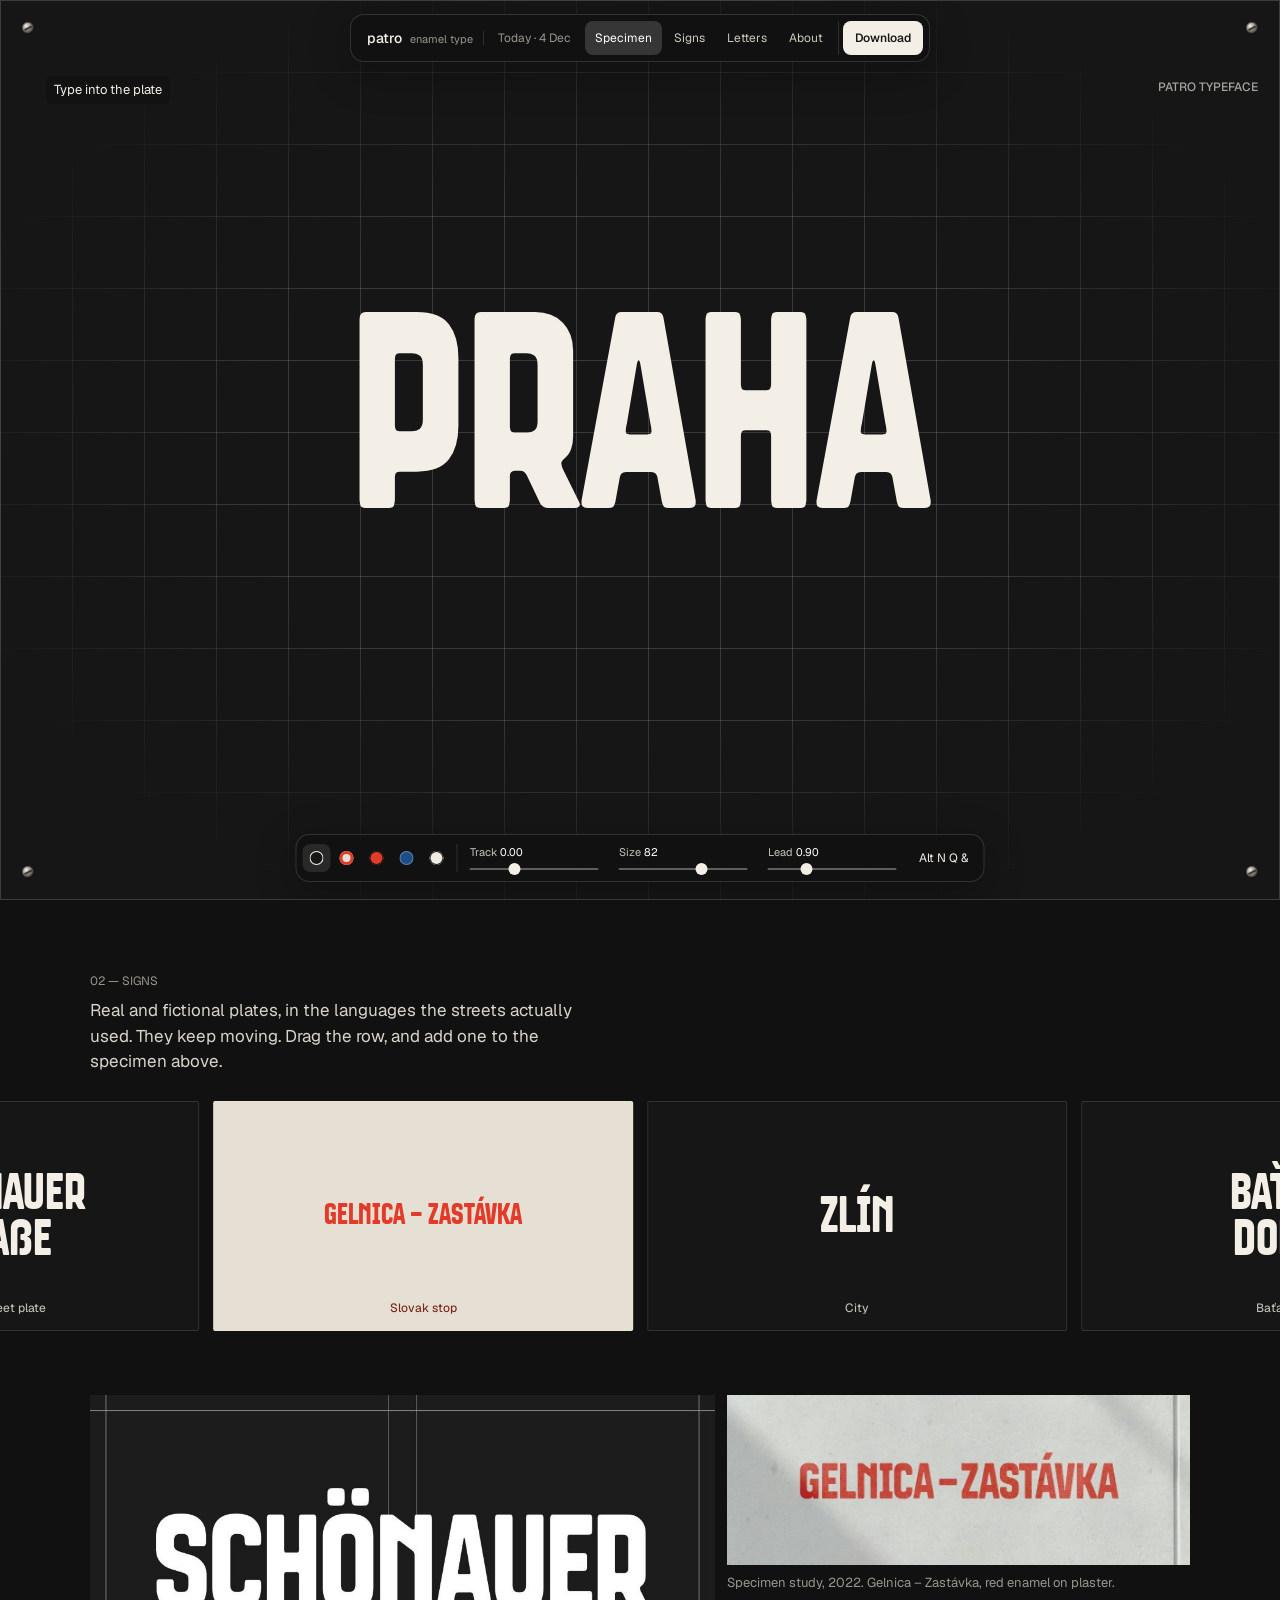
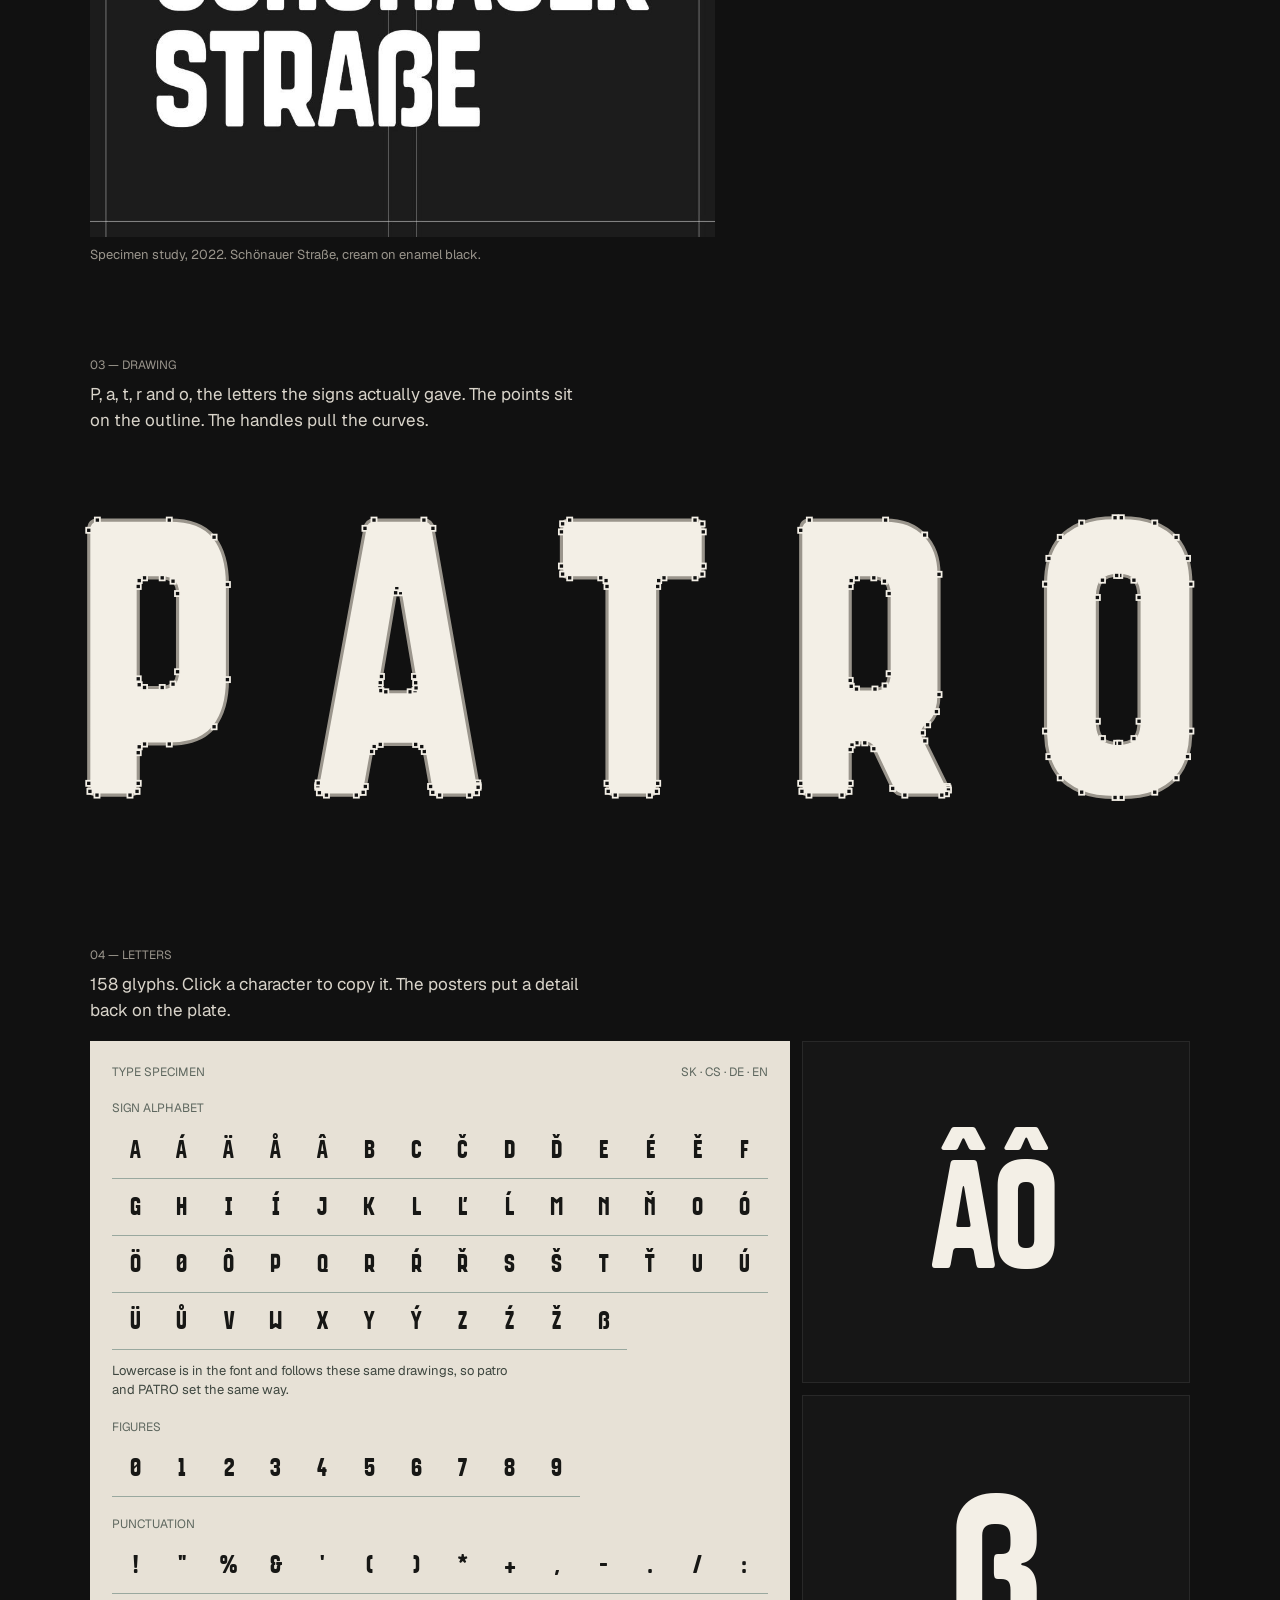
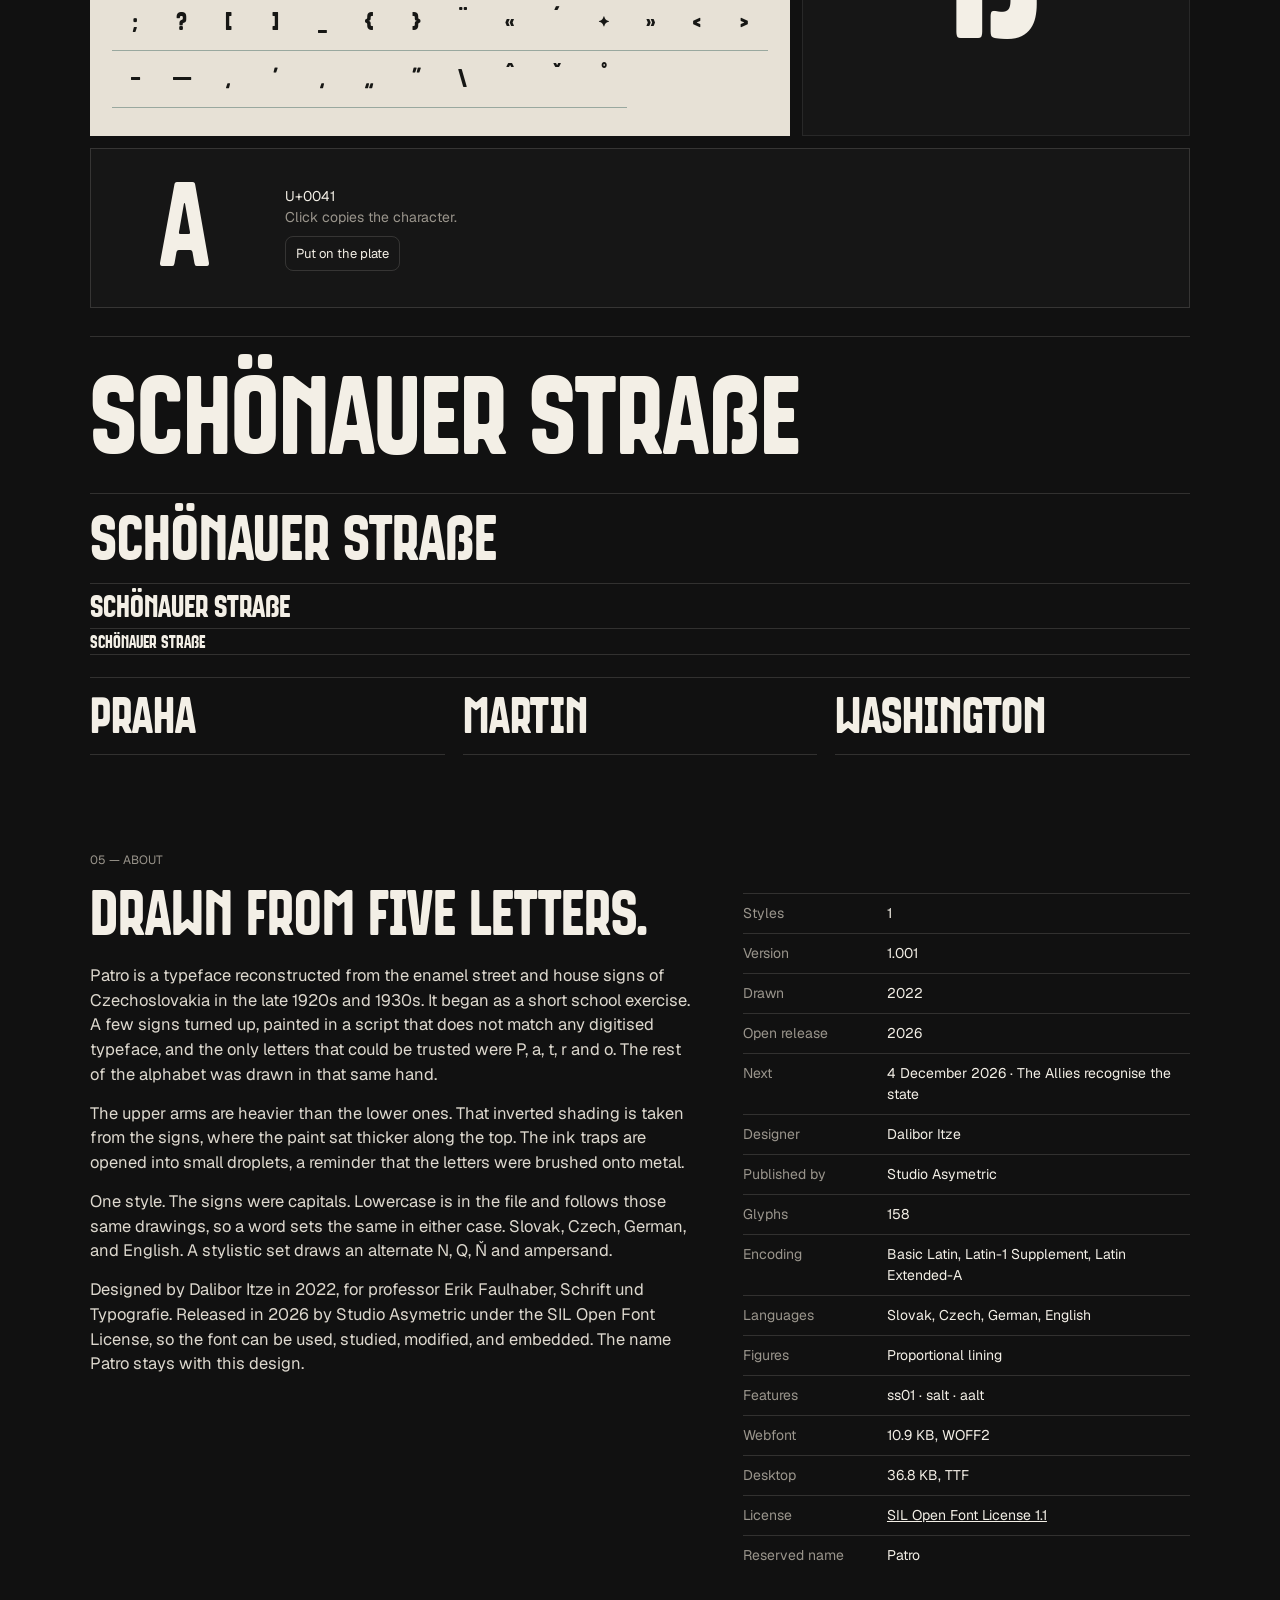
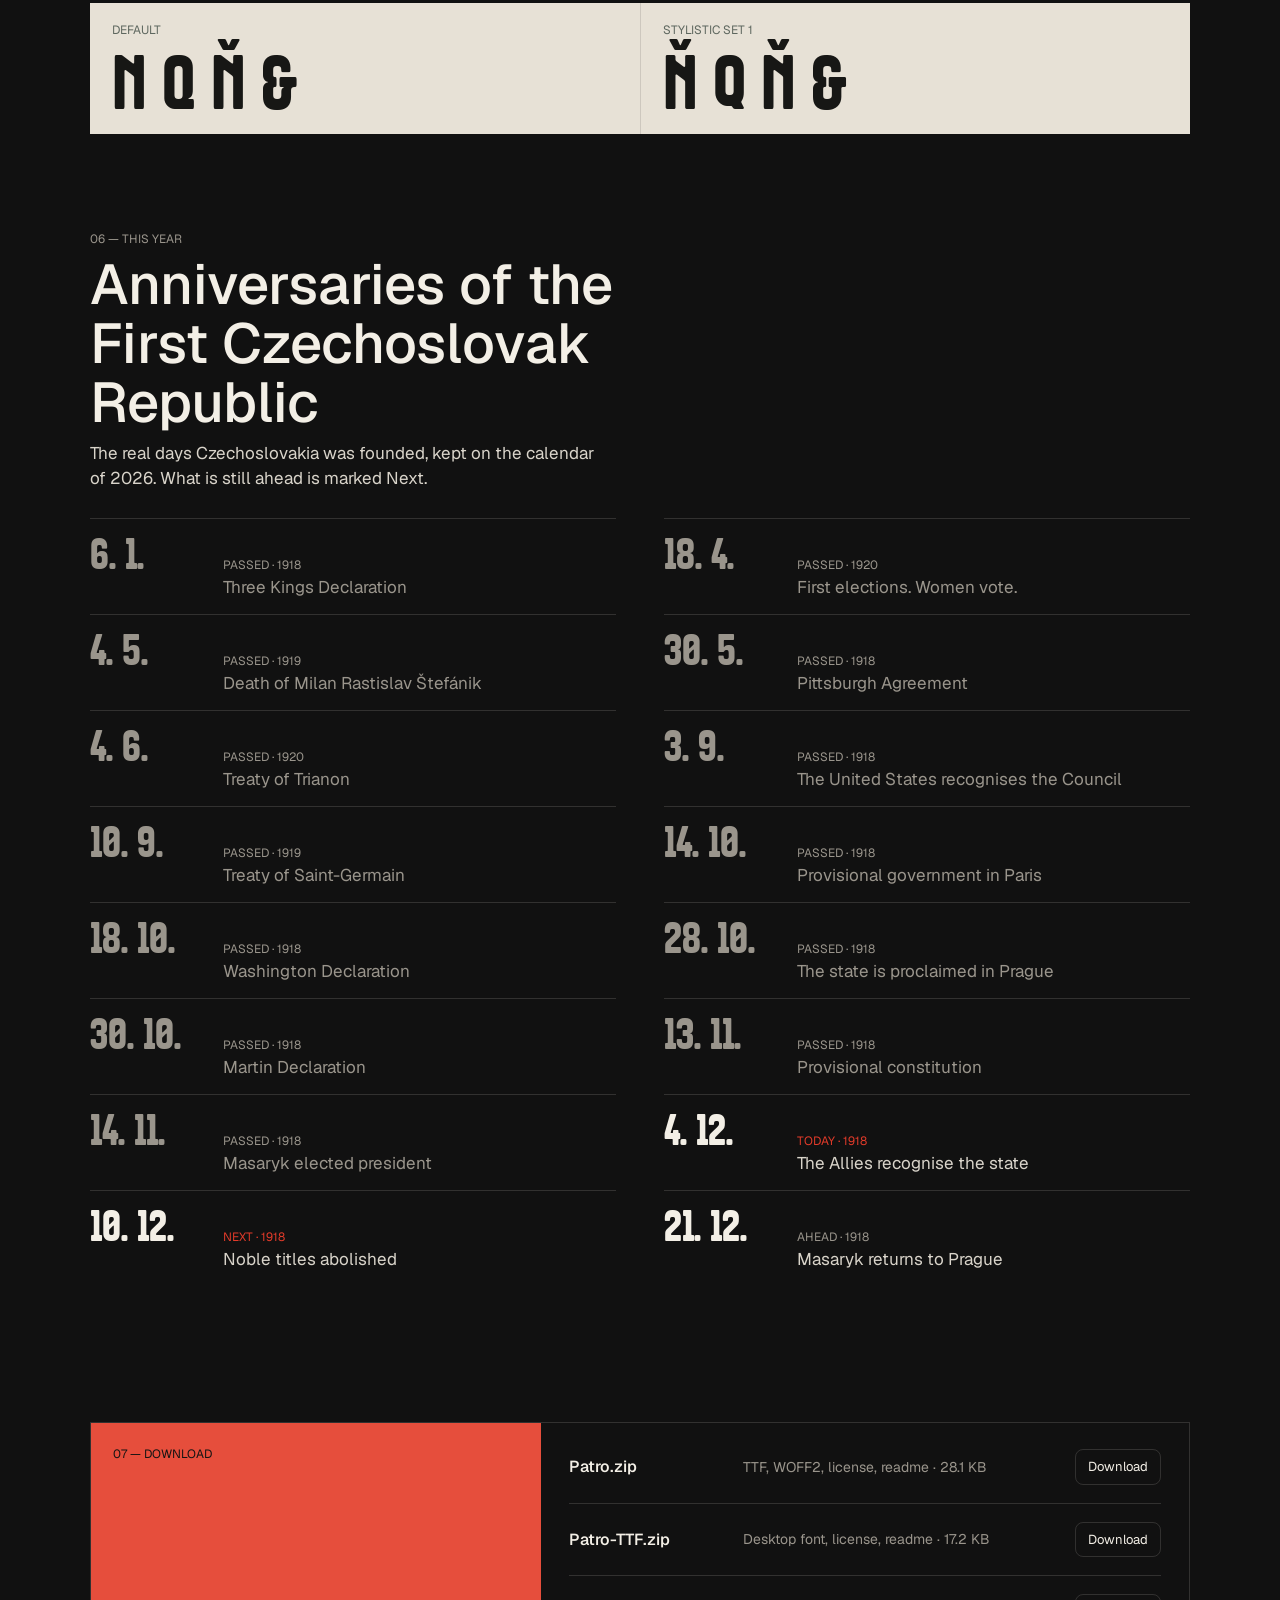
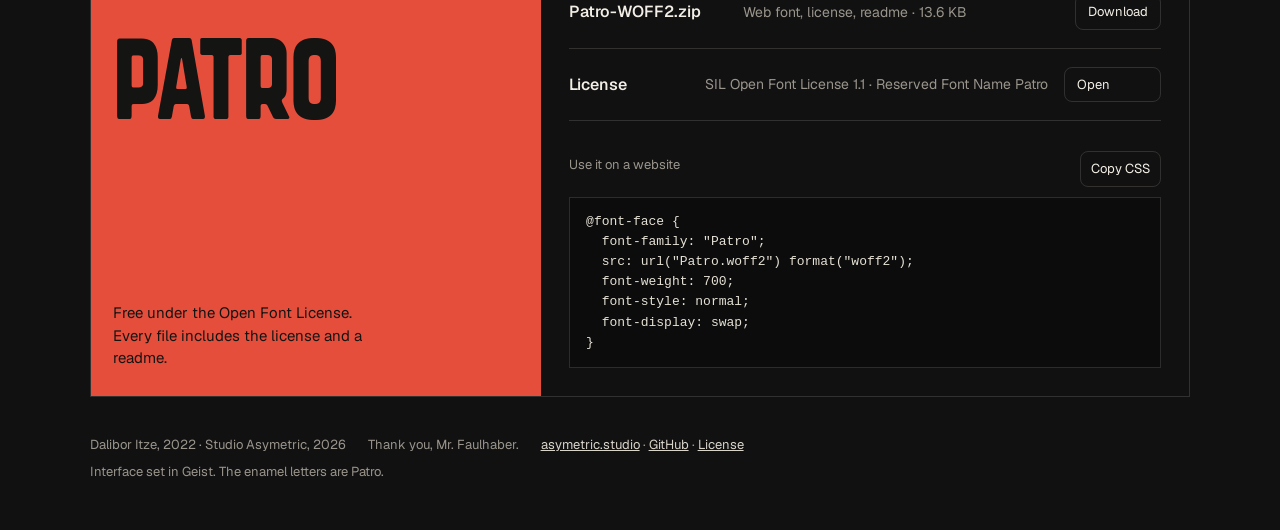
<file: index.html>
<!DOCTYPE html>
<html lang="en">
<head>
  <meta charset="utf-8">
  <meta name="viewport" content="width=device-width, initial-scale=1">
  <title>Patro typeface — free enamel sign font</title>
  <meta name="author" content="Dalibor Itze">
  <meta name="description" content="Patro is a free typeface reconstructed from Czechoslovak enamel signs of the late 1920s and 1930s. Type a sign, then download the font.">
  <meta name="robots" content="index, follow, max-image-preview:large">
  <link rel="canonical" href="https://patro.asymetric.studio/">
  <meta property="og:site_name" content="Patro typeface">
  <meta property="og:locale" content="en">
  <meta property="og:title" content="Patro typeface — free enamel sign font">
  <meta property="og:description" content="Patro is a free typeface reconstructed from Czechoslovak enamel signs. Type into the plate, then download the font.">
  <meta property="og:image" content="https://patro.asymetric.studio/og.jpg">
  <meta property="og:image:width" content="1200">
  <meta property="og:image:height" content="630">
  <meta property="og:image:alt" content="Patro typeface set as an enamel street sign.">
  <meta property="og:url" content="https://patro.asymetric.studio/">
  <meta property="og:type" content="website">
  <meta name="twitter:card" content="summary_large_image">
  <meta name="twitter:title" content="Patro typeface — free enamel sign font">
  <meta name="twitter:description" content="Patro is a free typeface reconstructed from Czechoslovak enamel signs. Type into the plate, then download the font.">
  <meta name="twitter:image" content="https://patro.asymetric.studio/og.jpg">
  <meta name="theme-color" content="#111111">
  <link rel="icon" href="/favicon-32.png" type="image/png" sizes="32x32">
  <link rel="apple-touch-icon" href="/apple-touch-icon.png">
  <link rel="manifest" href="/site.webmanifest">
  <link rel="preload" href="/fonts/Patro.woff2" as="font" type="font/woff2" crossorigin>
  <link rel="stylesheet" href="/css/lenis.css">
  <link rel="stylesheet" href="/css/site.css?v=2">
  <script type="application/ld+json">
  {
    "@context": "https://schema.org",
    "@graph": [
      {
        "@type": "WebSite",
        "@id": "https://patro.asymetric.studio/#website",
        "url": "https://patro.asymetric.studio/",
        "name": "Patro typeface",
        "description": "Patro is a free typeface reconstructed from Czechoslovak enamel signs of the late 1920s and 1930s.",
        "inLanguage": "en",
        "publisher": { "@id": "https://patro.asymetric.studio/#studio" }
      },
      {
        "@type": "Organization",
        "@id": "https://patro.asymetric.studio/#studio",
        "name": "Studio Asymetric",
        "url": "https://asymetric.studio"
      },
      {
        "@type": "Person",
        "@id": "https://patro.asymetric.studio/#designer",
        "name": "Dalibor Itze",
        "url": "https://asymetric.studio"
      },
      {
        "@type": "CreativeWork",
        "@id": "https://patro.asymetric.studio/#typeface",
        "name": "Patro",
        "alternateName": "Patro typeface",
        "url": "https://patro.asymetric.studio/",
        "description": "A free typeface reconstructed from Czechoslovak enamel street and house signs.",
        "genre": "Typeface",
        "inLanguage": ["sk", "cs", "de", "en"],
        "dateCreated": "2022",
        "datePublished": "2026",
        "creator": { "@id": "https://patro.asymetric.studio/#designer" },
        "publisher": { "@id": "https://patro.asymetric.studio/#studio" },
        "license": "https://openfontlicense.org",
        "encodingFormat": ["font/ttf", "font/woff2"],
        "image": "https://patro.asymetric.studio/og.jpg",
        "isAccessibleForFree": true
      }
    ]
  }
  </script>
  <script>
    document.documentElement.classList.add("is-loading");
    setTimeout(function () {
      if (document.documentElement.dataset.booted) return;
      document.documentElement.classList.remove("is-loading");
      var loader = document.getElementById("loader");
      if (loader) loader.remove();
      document.querySelectorAll(".reveal").forEach(function (node) { node.classList.add("is-in"); });
    }, 4500);
  </script>
</head>
<body>
  <div class="loader" id="loader">
    <div class="loader-plate">
      <p class="loader-word live-type">PATRO</p>
      <span class="loader-rule" aria-hidden="true"></span>
    </div>
  </div>
  <a class="skip" href="#editor">Skip to the sign</a>

  <header class="nav">
    <a class="brand" href="#specimen">
      <span class="brand-name">patro</span>
      <span class="brand-meta">enamel type</span>
    </a>
    <a class="nav-next" href="#year" data-republic-short hidden><span>Next event</span></a>
    <nav class="nav-links" aria-label="Sections">
      <div class="nav-row">
        <a href="#specimen">Specimen</a>
        <a href="#signs">Signs</a>
        <a href="#letters">Letters</a>
        <a href="#about">About</a>
      </div>
    </nav>
    <a class="nav-download" href="#download">Download</a>
  </header>

  <main>
    <section class="stage" id="specimen" data-ink="noir">
      <span class="screw s1" aria-hidden="true"></span>
      <span class="screw s2" aria-hidden="true"></span>
      <span class="screw s3" aria-hidden="true"></span>
      <span class="screw s4" aria-hidden="true"></span>
      <h1 class="plate-name">Patro typeface</h1>
      <p class="hint" id="hint">Type into the plate</p>
      <div
        id="editor"
        class="editor live-type"
        contenteditable="true"
        role="textbox"
        aria-multiline="true"
        aria-label="Sign text"
        spellcheck="false"
        autocorrect="off"
        autocapitalize="off"
      >SCHÖNAUER
STRAßE</div>

      <div class="dock" role="toolbar" aria-label="Sign controls">
        <div class="inks" role="radiogroup" aria-label="Plate colour">
          <button type="button" class="ink" role="radio" data-ink="noir" aria-checked="true" aria-label="Noir, cream on black"></button>
          <button type="button" class="ink" role="radio" data-ink="rouge" aria-checked="false" aria-label="Rouge, red on plaster"></button>
          <button type="button" class="ink" role="radio" data-ink="brick" aria-checked="false" aria-label="Brick, black on red"></button>
          <button type="button" class="ink" role="radio" data-ink="cislo" aria-checked="false" aria-label="House number, blue on cream"></button>
          <button type="button" class="ink" role="radio" data-ink="paper" aria-checked="false" aria-label="Paper, black on a workshop sheet"></button>
        </div>
        <label class="slider">
          <span>Track <output id="trackOut">0.00</output></span>
          <input id="track" type="range" min="-8" max="16" step="1" value="0" aria-label="Tracking">
        </label>
        <label class="slider">
          <span>Size <output id="sizeOut">82</output></span>
          <input id="size" type="range" min="48" max="100" step="1" value="82" aria-label="Size">
        </label>
        <label class="slider">
          <span>Lead <output id="leadOut">0.90</output></span>
          <input id="lead" type="range" min="78" max="120" step="1" value="90" aria-label="Leading">
        </label>
        <button type="button" class="dock-toggle" id="ss01" aria-pressed="false" title="Alternate drawings for N, Q, Ň and ampersand">Alt N Q &amp;</button>
        <button type="button" class="dock-toggle" id="typeSign" hidden aria-pressed="false">Type</button>
        <p class="missing" id="missing" hidden></p>
      </div>
    </section>

    <section id="signs" class="block reveal">
      <div class="sec-head">
        <p class="sec-kicker">02 — Signs</p>
        <p class="sec-lead">Real and fictional plates, in the languages the streets actually used. They keep moving. Drag the row, and add one to the specimen above.</p>
      </div>
      <div class="rail" id="rail" role="region" aria-label="Sign showcases">
        <div class="rail-track" id="railTrack"></div>
      </div>
    </section>

    <section class="studies reveal" aria-label="Specimen studies">
      <figure class="study">
        <img src="/media/schonauer.jpg" width="1024" height="724" alt="Schönauer Straße set in Patro, cream letters on a black plate with a drawing grid.">
        <figcaption>Specimen study, 2022. Schönauer Straße, cream on enamel black.</figcaption>
      </figure>
      <figure class="study">
        <img src="/media/gelnica.jpg" width="1024" height="377" alt="Gelnica – Zastávka set in Patro, red letters on a plaster wall." loading="lazy">
        <figcaption>Specimen study, 2022. Gelnica – Zastávka, red enamel on plaster.</figcaption>
      </figure>
    </section>



    <section id="drawing" class="block drawing reveal">
      <div class="sec-head">
        <p class="sec-kicker">03 — Drawing</p>
        <p class="sec-lead">P, a, t, r and o, the letters the signs actually gave. The points sit on the outline. The handles pull the curves.</p>
      </div>
      <div class="drawing-frame">
        <svg class="drawing-svg" viewBox="0 0 2997 904" role="img" aria-label="Patro drawn as outlines, with anchor points and curve handles."><g class="draw-paths"><path class="draw-letter" d="M238 672 C230.7 672 226.2 674.3 224.5 679 C222.8 683.7 222 688.7 222 694 L222 772 C222 779.3 221 786.2 219 792.5 C217 798.8 211 802 201 802 L117 802 C107 802 101 798.8 99 792.5 C97 786.2 96 779.3 96 772 L96 128 C96 110.7 103.3 102 118 102 L301 102 C354.3 102 392.3 116.5 415 145.5 C437.7 174.5 449 214.7 449 266 L449 508 C449 558.7 437.7 598.7 415 628 C392.3 657.3 354.3 672 301 672 Z M283 528 C293.7 528 302.8 525.2 310.5 519.5 C318.2 513.8 322 503.3 322 488 L322 289 C322 273.7 318.2 263.2 310.5 257.5 C302.8 251.8 293.7 249 283 249 L238 249 C230.7 249 226.2 251.3 224.5 256 C222.8 260.7 222 265.7 222 271 L222 506 C222 511.3 222.8 516.3 224.5 521 C226.2 525.7 230.7 528 238 528 Z" /><path class="draw-letter" d="M799 123 C801 109 808.7 102 822 102 L949 102 C962.3 102 970 109 972 123 L1086 771 C1086.7 774.3 1087 776.7 1087 778 C1087 779.3 1087 780.7 1087 782 C1087 787.3 1085.7 792 1083 796 C1080.3 800 1074.3 802 1065 802 L989 802 C979.7 802 973.8 799.7 971.5 795 C969.2 790.3 967.3 785.3 966 780 L950 691 C948.7 686.3 946.5 682.2 943.5 678.5 C940.5 674.8 935.3 673 928 673 L838 673 C830.7 673 825.5 674.8 822.5 678.5 C819.5 682.2 817.3 686.3 816 691 L800 780 C798.7 785.3 796.8 790.3 794.5 795 C792.2 799.7 786.3 802 777 802 L701 802 C691.7 802 685.7 800 683 796 C680.3 792 679 787.3 679 782 C679 780.7 679 779.3 679 778 C679 776.7 679.3 774.3 680 771 Z M914 539 C920.7 539 924.8 538 926.5 536 C928.2 534 929 531.7 929 529 C929 525.7 928.7 521.3 928 516 C927.3 510.7 926.3 505.3 925 500 L889 287 C887.7 281.7 886.7 278.2 886 276.5 C885.3 274.8 884.3 274 883 274 C881.7 274 880.7 274.8 880 276.5 C879.3 278.2 878.3 281.7 877 287 L841 500 C839.7 505.3 838.7 510.7 838 516 C837.3 521.3 837 525.7 837 529 C837 531.7 837.8 534 839.5 536 C841.2 538 845.3 539 852 539 Z" /><path class="draw-letter" d="M1415 271 C1415 265.7 1414.2 260.7 1412.5 256 C1410.8 251.3 1406.3 249 1399 249 L1320 249 C1310 249 1304 245.8 1302 239.5 C1300 233.2 1299 226.3 1299 219 L1299 132 C1299 124.7 1300 117.8 1302 111.5 C1304 105.2 1310 102 1320 102 L1639 102 C1649 102 1655 105.2 1657 111.5 C1659 117.8 1660 124.7 1660 132 L1660 219 C1660 226.3 1659 233.2 1657 239.5 C1655 245.8 1649 249 1639 249 L1560 249 C1552.7 249 1548.2 251.3 1546.5 256 C1544.8 260.7 1544 265.7 1544 271 L1544 772 C1544 779.3 1543 786.2 1541 792.5 C1539 798.8 1533 802 1523 802 L1436 802 C1426 802 1420 798.8 1418 792.5 C1416 786.2 1415 779.3 1415 772 Z" /><path class="draw-letter" d="M2034 772 C2034 779.3 2033 786.2 2031 792.5 C2029 798.8 2023 802 2013 802 L1929 802 C1919 802 1913 798.8 1911 792.5 C1909 786.2 1908 779.3 1908 772 L1908 128 C1908 110.7 1915.3 102 1930 102 L2124 102 C2166 102 2199.2 114.7 2223.5 140 C2247.8 165.3 2260 198.7 2260 240 L2260 546 C2260 561.3 2257.8 575.8 2253.5 589.5 C2249.2 603.2 2241.7 614.3 2231 623 C2221.7 630.3 2217.3 637.2 2218 643.5 C2218.7 649.8 2220.7 656.7 2224 664 L2281 780 C2281.7 781.3 2282.3 782.7 2283 784 C2283.7 785.3 2284 787 2284 789 C2284 793 2282.3 796.2 2279 798.5 C2275.7 800.8 2271.7 802 2267 802 L2173 802 C2157.7 802 2147.3 796.3 2142 785 L2094 684 C2088.7 674 2081 669 2071 669 L2051 669 C2045.7 669 2041.5 670.8 2038.5 674.5 C2035.5 678.2 2034 682 2034 686 Z M2034 271 L2034 510 C2034 515.3 2034.8 520.3 2036.5 525 C2038.2 529.7 2042.7 532 2050 532 L2097 532 C2107 532 2115.5 529.3 2122.5 524 C2129.5 518.7 2133 508.3 2133 493 L2133 289 C2133 273.7 2129 263.2 2121 257.5 C2113 251.8 2104 249 2094 249 L2050 249 C2042.7 249 2038.2 251.3 2036.5 256 C2034.8 260.7 2034 265.7 2034 271 Z" /><path class="draw-letter" d="M2531 265 C2531 241.7 2533.8 219.8 2539.5 199.5 C2545.2 179.2 2554.8 161.3 2568.5 146 C2582.2 130.7 2600.3 118.5 2623 109.5 C2645.7 100.5 2674 96 2708 96 L2724 96 C2758 96 2786.3 100.5 2809 109.5 C2831.7 118.5 2849.8 130.7 2863.5 146 C2877.2 161.3 2886.8 179.2 2892.5 199.5 C2898.2 219.8 2901 241.7 2901 265 L2901 639 C2901 661.7 2898.2 683.3 2892.5 704 C2886.8 724.7 2877.2 742.7 2863.5 758 C2849.8 773.3 2831.7 785.5 2809 794.5 C2786.3 803.5 2758 808 2724 808 L2708 808 C2674 808 2645.7 803.5 2623 794.5 C2600.3 785.5 2582.2 773.3 2568.5 758 C2554.8 742.7 2545.2 724.7 2539.5 704 C2533.8 683.3 2531 661.7 2531 639 Z M2663 299 L2663 614 C2663 635.3 2667.3 650 2676 658 C2684.7 666 2696.7 670 2712 670 L2720 670 C2735.3 670 2747.3 666 2756 658 C2764.7 650 2769 635.3 2769 614 L2769 299 C2769 277.7 2764.7 263 2756 255 C2747.3 247 2735.3 243 2720 243 L2712 243 C2696.7 243 2684.7 247 2676 255 C2667.3 263 2663 277.7 2663 299 Z" /></g><g class="draw-rig"><g class="draw-handle" style="--ox:98.89%;--oy:50.00%"><line x1="238" y1="672" x2="230.7" y2="672" /><circle cx="230.7" cy="672" r="7.5" /></g><g class="draw-handle" style="--ox:38.89%;--oy:81.11%"><line x1="224.5" y1="679" x2="226.2" y2="674.3" /><circle cx="226.2" cy="674.3" r="7.5" /></g><g class="draw-handle" style="--ox:61.11%;--oy:18.89%"><line x1="224.5" y1="679" x2="222.8" y2="683.7" /><circle cx="222.8" cy="683.7" r="7.5" /></g><g class="draw-handle" style="--ox:50.00%;--oy:85.56%"><line x1="222" y1="694" x2="222" y2="688.7" /><circle cx="222" cy="688.7" r="7.5" /></g><g class="draw-handle" style="--ox:50.00%;--oy:1.11%"><line x1="222" y1="772" x2="222" y2="779.3" /><circle cx="222" cy="779.3" r="7.5" /></g><g class="draw-handle" style="--ox:36.67%;--oy:92.22%"><line x1="219" y1="792.5" x2="221" y2="786.2" /><circle cx="221" cy="786.2" r="7.5" /></g><g class="draw-handle" style="--ox:63.33%;--oy:7.78%"><line x1="219" y1="792.5" x2="217" y2="798.8" /><circle cx="217" cy="798.8" r="7.5" /></g><g class="draw-handle" style="--ox:0.00%;--oy:50.00%"><line x1="201" y1="802" x2="211" y2="802" /><circle cx="211" cy="802" r="7.5" /></g><g class="draw-handle" style="--ox:100.00%;--oy:50.00%"><line x1="117" y1="802" x2="107" y2="802" /><circle cx="107" cy="802" r="7.5" /></g><g class="draw-handle" style="--ox:36.67%;--oy:7.78%"><line x1="99" y1="792.5" x2="101" y2="798.8" /><circle cx="101" cy="798.8" r="7.5" /></g><g class="draw-handle" style="--ox:63.33%;--oy:92.22%"><line x1="99" y1="792.5" x2="97" y2="786.2" /><circle cx="97" cy="786.2" r="7.5" /></g><g class="draw-handle" style="--ox:50.00%;--oy:1.11%"><line x1="96" y1="772" x2="96" y2="779.3" /><circle cx="96" cy="779.3" r="7.5" /></g><g class="draw-handle" style="--ox:50.00%;--oy:100.00%"><line x1="96" y1="128" x2="96" y2="110.7" /><circle cx="96" cy="110.7" r="7.5" /></g><g class="draw-handle" style="--ox:100.00%;--oy:50.00%"><line x1="118" y1="102" x2="103.3" y2="102" /><circle cx="103.3" cy="102" r="7.5" /></g><g class="draw-handle" style="--ox:0.00%;--oy:50.00%"><line x1="301" y1="102" x2="354.3" y2="102" /><circle cx="354.3" cy="102" r="7.5" /></g><g class="draw-handle" style="--ox:100.00%;--oy:100.00%"><line x1="415" y1="145.5" x2="392.3" y2="116.5" /><circle cx="392.3" cy="116.5" r="7.5" /></g><g class="draw-handle" style="--ox:0.00%;--oy:0.00%"><line x1="415" y1="145.5" x2="437.7" y2="174.5" /><circle cx="437.7" cy="174.5" r="7.5" /></g><g class="draw-handle" style="--ox:50.00%;--oy:100.00%"><line x1="449" y1="266" x2="449" y2="214.7" /><circle cx="449" cy="214.7" r="7.5" /></g><g class="draw-handle" style="--ox:50.00%;--oy:0.00%"><line x1="449" y1="508" x2="449" y2="558.7" /><circle cx="449" cy="558.7" r="7.5" /></g><g class="draw-handle" style="--ox:0.00%;--oy:100.00%"><line x1="415" y1="628" x2="437.7" y2="598.7" /><circle cx="437.7" cy="598.7" r="7.5" /></g><g class="draw-handle" style="--ox:100.00%;--oy:0.00%"><line x1="415" y1="628" x2="392.3" y2="657.3" /><circle cx="392.3" cy="657.3" r="7.5" /></g><g class="draw-handle" style="--ox:0.00%;--oy:50.00%"><line x1="301" y1="672" x2="354.3" y2="672" /><circle cx="354.3" cy="672" r="7.5" /></g><g class="draw-handle" style="--ox:0.00%;--oy:50.00%"><line x1="283" y1="528" x2="293.7" y2="528" /><circle cx="293.7" cy="528" r="7.5" /></g><g class="draw-handle" style="--ox:100.00%;--oy:12.22%"><line x1="310.5" y1="519.5" x2="302.8" y2="525.2" /><circle cx="302.8" cy="525.2" r="7.5" /></g><g class="draw-handle" style="--ox:0.00%;--oy:87.78%"><line x1="310.5" y1="519.5" x2="318.2" y2="513.8" /><circle cx="318.2" cy="513.8" r="7.5" /></g><g class="draw-handle" style="--ox:50.00%;--oy:0.00%"><line x1="322" y1="488" x2="322" y2="503.3" /><circle cx="322" cy="503.3" r="7.5" /></g><g class="draw-handle" style="--ox:50.00%;--oy:100.00%"><line x1="322" y1="289" x2="322" y2="273.7" /><circle cx="322" cy="273.7" r="7.5" /></g><g class="draw-handle" style="--ox:0.00%;--oy:12.22%"><line x1="310.5" y1="257.5" x2="318.2" y2="263.2" /><circle cx="318.2" cy="263.2" r="7.5" /></g><g class="draw-handle" style="--ox:100.00%;--oy:87.78%"><line x1="310.5" y1="257.5" x2="302.8" y2="251.8" /><circle cx="302.8" cy="251.8" r="7.5" /></g><g class="draw-handle" style="--ox:0.00%;--oy:50.00%"><line x1="283" y1="249" x2="293.7" y2="249" /><circle cx="293.7" cy="249" r="7.5" /></g><g class="draw-handle" style="--ox:98.89%;--oy:50.00%"><line x1="238" y1="249" x2="230.7" y2="249" /><circle cx="230.7" cy="249" r="7.5" /></g><g class="draw-handle" style="--ox:38.89%;--oy:81.11%"><line x1="224.5" y1="256" x2="226.2" y2="251.3" /><circle cx="226.2" cy="251.3" r="7.5" /></g><g class="draw-handle" style="--ox:61.11%;--oy:18.89%"><line x1="224.5" y1="256" x2="222.8" y2="260.7" /><circle cx="222.8" cy="260.7" r="7.5" /></g><g class="draw-handle" style="--ox:50.00%;--oy:85.56%"><line x1="222" y1="271" x2="222" y2="265.7" /><circle cx="222" cy="265.7" r="7.5" /></g><g class="draw-handle" style="--ox:50.00%;--oy:14.44%"><line x1="222" y1="506" x2="222" y2="511.3" /><circle cx="222" cy="511.3" r="7.5" /></g><g class="draw-handle" style="--ox:61.11%;--oy:81.11%"><line x1="224.5" y1="521" x2="222.8" y2="516.3" /><circle cx="222.8" cy="516.3" r="7.5" /></g><g class="draw-handle" style="--ox:38.89%;--oy:18.89%"><line x1="224.5" y1="521" x2="226.2" y2="525.7" /><circle cx="226.2" cy="525.7" r="7.5" /></g><g class="draw-handle" style="--ox:98.89%;--oy:50.00%"><line x1="238" y1="528" x2="230.7" y2="528" /><circle cx="230.7" cy="528" r="7.5" /></g><g class="draw-handle" style="--ox:36.67%;--oy:100.00%"><line x1="799" y1="123" x2="801" y2="109" /><circle cx="801" cy="109" r="7.5" /></g><g class="draw-handle" style="--ox:100.00%;--oy:50.00%"><line x1="822" y1="102" x2="808.7" y2="102" /><circle cx="808.7" cy="102" r="7.5" /></g><g class="draw-handle" style="--ox:0.00%;--oy:50.00%"><line x1="949" y1="102" x2="962.3" y2="102" /><circle cx="962.3" cy="102" r="7.5" /></g><g class="draw-handle" style="--ox:63.33%;--oy:100.00%"><line x1="972" y1="123" x2="970" y2="109" /><circle cx="970" cy="109" r="7.5" /></g><g class="draw-handle" style="--ox:45.56%;--oy:27.78%"><line x1="1086" y1="771" x2="1086.7" y2="774.3" /><circle cx="1086.7" cy="774.3" r="7.5" /></g><g class="draw-handle" style="--ox:50.00%;--oy:14.44%"><line x1="1087" y1="782" x2="1087" y2="787.3" /><circle cx="1087" cy="787.3" r="7.5" /></g><g class="draw-handle" style="--ox:32.22%;--oy:76.67%"><line x1="1083" y1="796" x2="1085.7" y2="792" /><circle cx="1085.7" cy="792" r="7.5" /></g><g class="draw-handle" style="--ox:67.78%;--oy:23.33%"><line x1="1083" y1="796" x2="1080.3" y2="800" /><circle cx="1080.3" cy="800" r="7.5" /></g><g class="draw-handle" style="--ox:0.00%;--oy:50.00%"><line x1="1065" y1="802" x2="1074.3" y2="802" /><circle cx="1074.3" cy="802" r="7.5" /></g><g class="draw-handle" style="--ox:100.00%;--oy:50.00%"><line x1="989" y1="802" x2="979.7" y2="802" /><circle cx="979.7" cy="802" r="7.5" /></g><g class="draw-handle" style="--ox:34.44%;--oy:18.89%"><line x1="971.5" y1="795" x2="973.8" y2="799.7" /><circle cx="973.8" cy="799.7" r="7.5" /></g><g class="draw-handle" style="--ox:65.56%;--oy:81.11%"><line x1="971.5" y1="795" x2="969.2" y2="790.3" /><circle cx="969.2" cy="790.3" r="7.5" /></g><g class="draw-handle" style="--ox:41.11%;--oy:14.44%"><line x1="966" y1="780" x2="967.3" y2="785.3" /><circle cx="967.3" cy="785.3" r="7.5" /></g><g class="draw-handle" style="--ox:58.89%;--oy:81.11%"><line x1="950" y1="691" x2="948.7" y2="686.3" /><circle cx="948.7" cy="686.3" r="7.5" /></g><g class="draw-handle" style="--ox:30.00%;--oy:25.56%"><line x1="943.5" y1="678.5" x2="946.5" y2="682.2" /><circle cx="946.5" cy="682.2" r="7.5" /></g><g class="draw-handle" style="--ox:70.00%;--oy:74.44%"><line x1="943.5" y1="678.5" x2="940.5" y2="674.8" /><circle cx="940.5" cy="674.8" r="7.5" /></g><g class="draw-handle" style="--ox:1.11%;--oy:50.00%"><line x1="928" y1="673" x2="935.3" y2="673" /><circle cx="935.3" cy="673" r="7.5" /></g><g class="draw-handle" style="--ox:98.89%;--oy:50.00%"><line x1="838" y1="673" x2="830.7" y2="673" /><circle cx="830.7" cy="673" r="7.5" /></g><g class="draw-handle" style="--ox:30.00%;--oy:74.44%"><line x1="822.5" y1="678.5" x2="825.5" y2="674.8" /><circle cx="825.5" cy="674.8" r="7.5" /></g><g class="draw-handle" style="--ox:70.00%;--oy:25.56%"><line x1="822.5" y1="678.5" x2="819.5" y2="682.2" /><circle cx="819.5" cy="682.2" r="7.5" /></g><g class="draw-handle" style="--ox:41.11%;--oy:81.11%"><line x1="816" y1="691" x2="817.3" y2="686.3" /><circle cx="817.3" cy="686.3" r="7.5" /></g><g class="draw-handle" style="--ox:58.89%;--oy:14.44%"><line x1="800" y1="780" x2="798.7" y2="785.3" /><circle cx="798.7" cy="785.3" r="7.5" /></g><g class="draw-handle" style="--ox:34.44%;--oy:81.11%"><line x1="794.5" y1="795" x2="796.8" y2="790.3" /><circle cx="796.8" cy="790.3" r="7.5" /></g><g class="draw-handle" style="--ox:65.56%;--oy:18.89%"><line x1="794.5" y1="795" x2="792.2" y2="799.7" /><circle cx="792.2" cy="799.7" r="7.5" /></g><g class="draw-handle" style="--ox:0.00%;--oy:50.00%"><line x1="777" y1="802" x2="786.3" y2="802" /><circle cx="786.3" cy="802" r="7.5" /></g><g class="draw-handle" style="--ox:100.00%;--oy:50.00%"><line x1="701" y1="802" x2="691.7" y2="802" /><circle cx="691.7" cy="802" r="7.5" /></g><g class="draw-handle" style="--ox:32.22%;--oy:23.33%"><line x1="683" y1="796" x2="685.7" y2="800" /><circle cx="685.7" cy="800" r="7.5" /></g><g class="draw-handle" style="--ox:67.78%;--oy:76.67%"><line x1="683" y1="796" x2="680.3" y2="792" /><circle cx="680.3" cy="792" r="7.5" /></g><g class="draw-handle" style="--ox:50.00%;--oy:14.44%"><line x1="679" y1="782" x2="679" y2="787.3" /><circle cx="679" cy="787.3" r="7.5" /></g><g class="draw-handle" style="--ox:54.44%;--oy:27.78%"><line x1="680" y1="771" x2="679.3" y2="774.3" /><circle cx="679.3" cy="774.3" r="7.5" /></g><g class="draw-handle" style="--ox:5.56%;--oy:50.00%"><line x1="914" y1="539" x2="920.7" y2="539" /><circle cx="920.7" cy="539" r="7.5" /></g><g class="draw-handle" style="--ox:61.11%;--oy:36.67%"><line x1="926.5" y1="536" x2="924.8" y2="538" /><circle cx="924.8" cy="538" r="7.5" /></g><g class="draw-handle" style="--ox:38.89%;--oy:63.33%"><line x1="926.5" y1="536" x2="928.2" y2="534" /><circle cx="928.2" cy="534" r="7.5" /></g><g class="draw-handle" style="--ox:50.00%;--oy:32.22%"><line x1="929" y1="529" x2="929" y2="531.7" /><circle cx="929" cy="531.7" r="7.5" /></g><g class="draw-handle" style="--ox:50.00%;--oy:72.22%"><line x1="929" y1="529" x2="929" y2="525.7" /><circle cx="929" cy="525.7" r="7.5" /></g><g class="draw-handle" style="--ox:45.56%;--oy:14.44%"><line x1="928" y1="516" x2="928.7" y2="521.3" /><circle cx="928.7" cy="521.3" r="7.5" /></g><g class="draw-handle" style="--ox:54.44%;--oy:85.56%"><line x1="928" y1="516" x2="927.3" y2="510.7" /><circle cx="927.3" cy="510.7" r="7.5" /></g><g class="draw-handle" style="--ox:41.11%;--oy:14.44%"><line x1="925" y1="500" x2="926.3" y2="505.3" /><circle cx="926.3" cy="505.3" r="7.5" /></g><g class="draw-handle" style="--ox:58.89%;--oy:85.56%"><line x1="889" y1="287" x2="887.7" y2="281.7" /><circle cx="887.7" cy="281.7" r="7.5" /></g><g class="draw-handle" style="--ox:41.11%;--oy:85.56%"><line x1="877" y1="287" x2="878.3" y2="281.7" /><circle cx="878.3" cy="281.7" r="7.5" /></g><g class="draw-handle" style="--ox:58.89%;--oy:14.44%"><line x1="841" y1="500" x2="839.7" y2="505.3" /><circle cx="839.7" cy="505.3" r="7.5" /></g><g class="draw-handle" style="--ox:45.56%;--oy:85.56%"><line x1="838" y1="516" x2="838.7" y2="510.7" /><circle cx="838.7" cy="510.7" r="7.5" /></g><g class="draw-handle" style="--ox:54.44%;--oy:14.44%"><line x1="838" y1="516" x2="837.3" y2="521.3" /><circle cx="837.3" cy="521.3" r="7.5" /></g><g class="draw-handle" style="--ox:50.00%;--oy:72.22%"><line x1="837" y1="529" x2="837" y2="525.7" /><circle cx="837" cy="525.7" r="7.5" /></g><g class="draw-handle" style="--ox:50.00%;--oy:32.22%"><line x1="837" y1="529" x2="837" y2="531.7" /><circle cx="837" cy="531.7" r="7.5" /></g><g class="draw-handle" style="--ox:61.11%;--oy:63.33%"><line x1="839.5" y1="536" x2="837.8" y2="534" /><circle cx="837.8" cy="534" r="7.5" /></g><g class="draw-handle" style="--ox:38.89%;--oy:36.67%"><line x1="839.5" y1="536" x2="841.2" y2="538" /><circle cx="841.2" cy="538" r="7.5" /></g><g class="draw-handle" style="--ox:94.44%;--oy:50.00%"><line x1="852" y1="539" x2="845.3" y2="539" /><circle cx="845.3" cy="539" r="7.5" /></g><g class="draw-handle" style="--ox:50.00%;--oy:85.56%"><line x1="1415" y1="271" x2="1415" y2="265.7" /><circle cx="1415" cy="265.7" r="7.5" /></g><g class="draw-handle" style="--ox:38.89%;--oy:18.89%"><line x1="1412.5" y1="256" x2="1414.2" y2="260.7" /><circle cx="1414.2" cy="260.7" r="7.5" /></g><g class="draw-handle" style="--ox:61.11%;--oy:81.11%"><line x1="1412.5" y1="256" x2="1410.8" y2="251.3" /><circle cx="1410.8" cy="251.3" r="7.5" /></g><g class="draw-handle" style="--ox:1.11%;--oy:50.00%"><line x1="1399" y1="249" x2="1406.3" y2="249" /><circle cx="1406.3" cy="249" r="7.5" /></g><g class="draw-handle" style="--ox:100.00%;--oy:50.00%"><line x1="1320" y1="249" x2="1310" y2="249" /><circle cx="1310" cy="249" r="7.5" /></g><g class="draw-handle" style="--ox:36.67%;--oy:7.78%"><line x1="1302" y1="239.5" x2="1304" y2="245.8" /><circle cx="1304" cy="245.8" r="7.5" /></g><g class="draw-handle" style="--ox:63.33%;--oy:92.22%"><line x1="1302" y1="239.5" x2="1300" y2="233.2" /><circle cx="1300" cy="233.2" r="7.5" /></g><g class="draw-handle" style="--ox:50.00%;--oy:1.11%"><line x1="1299" y1="219" x2="1299" y2="226.3" /><circle cx="1299" cy="226.3" r="7.5" /></g><g class="draw-handle" style="--ox:50.00%;--oy:98.89%"><line x1="1299" y1="132" x2="1299" y2="124.7" /><circle cx="1299" cy="124.7" r="7.5" /></g><g class="draw-handle" style="--ox:63.33%;--oy:7.78%"><line x1="1302" y1="111.5" x2="1300" y2="117.8" /><circle cx="1300" cy="117.8" r="7.5" /></g><g class="draw-handle" style="--ox:36.67%;--oy:92.22%"><line x1="1302" y1="111.5" x2="1304" y2="105.2" /><circle cx="1304" cy="105.2" r="7.5" /></g><g class="draw-handle" style="--ox:100.00%;--oy:50.00%"><line x1="1320" y1="102" x2="1310" y2="102" /><circle cx="1310" cy="102" r="7.5" /></g><g class="draw-handle" style="--ox:0.00%;--oy:50.00%"><line x1="1639" y1="102" x2="1649" y2="102" /><circle cx="1649" cy="102" r="7.5" /></g><g class="draw-handle" style="--ox:63.33%;--oy:92.22%"><line x1="1657" y1="111.5" x2="1655" y2="105.2" /><circle cx="1655" cy="105.2" r="7.5" /></g><g class="draw-handle" style="--ox:36.67%;--oy:7.78%"><line x1="1657" y1="111.5" x2="1659" y2="117.8" /><circle cx="1659" cy="117.8" r="7.5" /></g><g class="draw-handle" style="--ox:50.00%;--oy:98.89%"><line x1="1660" y1="132" x2="1660" y2="124.7" /><circle cx="1660" cy="124.7" r="7.5" /></g><g class="draw-handle" style="--ox:50.00%;--oy:1.11%"><line x1="1660" y1="219" x2="1660" y2="226.3" /><circle cx="1660" cy="226.3" r="7.5" /></g><g class="draw-handle" style="--ox:36.67%;--oy:92.22%"><line x1="1657" y1="239.5" x2="1659" y2="233.2" /><circle cx="1659" cy="233.2" r="7.5" /></g><g class="draw-handle" style="--ox:63.33%;--oy:7.78%"><line x1="1657" y1="239.5" x2="1655" y2="245.8" /><circle cx="1655" cy="245.8" r="7.5" /></g><g class="draw-handle" style="--ox:0.00%;--oy:50.00%"><line x1="1639" y1="249" x2="1649" y2="249" /><circle cx="1649" cy="249" r="7.5" /></g><g class="draw-handle" style="--ox:98.89%;--oy:50.00%"><line x1="1560" y1="249" x2="1552.7" y2="249" /><circle cx="1552.7" cy="249" r="7.5" /></g><g class="draw-handle" style="--ox:38.89%;--oy:81.11%"><line x1="1546.5" y1="256" x2="1548.2" y2="251.3" /><circle cx="1548.2" cy="251.3" r="7.5" /></g><g class="draw-handle" style="--ox:61.11%;--oy:18.89%"><line x1="1546.5" y1="256" x2="1544.8" y2="260.7" /><circle cx="1544.8" cy="260.7" r="7.5" /></g><g class="draw-handle" style="--ox:50.00%;--oy:85.56%"><line x1="1544" y1="271" x2="1544" y2="265.7" /><circle cx="1544" cy="265.7" r="7.5" /></g><g class="draw-handle" style="--ox:50.00%;--oy:1.11%"><line x1="1544" y1="772" x2="1544" y2="779.3" /><circle cx="1544" cy="779.3" r="7.5" /></g><g class="draw-handle" style="--ox:36.67%;--oy:92.22%"><line x1="1541" y1="792.5" x2="1543" y2="786.2" /><circle cx="1543" cy="786.2" r="7.5" /></g><g class="draw-handle" style="--ox:63.33%;--oy:7.78%"><line x1="1541" y1="792.5" x2="1539" y2="798.8" /><circle cx="1539" cy="798.8" r="7.5" /></g><g class="draw-handle" style="--ox:0.00%;--oy:50.00%"><line x1="1523" y1="802" x2="1533" y2="802" /><circle cx="1533" cy="802" r="7.5" /></g><g class="draw-handle" style="--ox:100.00%;--oy:50.00%"><line x1="1436" y1="802" x2="1426" y2="802" /><circle cx="1426" cy="802" r="7.5" /></g><g class="draw-handle" style="--ox:36.67%;--oy:7.78%"><line x1="1418" y1="792.5" x2="1420" y2="798.8" /><circle cx="1420" cy="798.8" r="7.5" /></g><g class="draw-handle" style="--ox:63.33%;--oy:92.22%"><line x1="1418" y1="792.5" x2="1416" y2="786.2" /><circle cx="1416" cy="786.2" r="7.5" /></g><g class="draw-handle" style="--ox:50.00%;--oy:1.11%"><line x1="1415" y1="772" x2="1415" y2="779.3" /><circle cx="1415" cy="779.3" r="7.5" /></g><g class="draw-handle" style="--ox:50.00%;--oy:1.11%"><line x1="2034" y1="772" x2="2034" y2="779.3" /><circle cx="2034" cy="779.3" r="7.5" /></g><g class="draw-handle" style="--ox:36.67%;--oy:92.22%"><line x1="2031" y1="792.5" x2="2033" y2="786.2" /><circle cx="2033" cy="786.2" r="7.5" /></g><g class="draw-handle" style="--ox:63.33%;--oy:7.78%"><line x1="2031" y1="792.5" x2="2029" y2="798.8" /><circle cx="2029" cy="798.8" r="7.5" /></g><g class="draw-handle" style="--ox:0.00%;--oy:50.00%"><line x1="2013" y1="802" x2="2023" y2="802" /><circle cx="2023" cy="802" r="7.5" /></g><g class="draw-handle" style="--ox:100.00%;--oy:50.00%"><line x1="1929" y1="802" x2="1919" y2="802" /><circle cx="1919" cy="802" r="7.5" /></g><g class="draw-handle" style="--ox:36.67%;--oy:7.78%"><line x1="1911" y1="792.5" x2="1913" y2="798.8" /><circle cx="1913" cy="798.8" r="7.5" /></g><g class="draw-handle" style="--ox:63.33%;--oy:92.22%"><line x1="1911" y1="792.5" x2="1909" y2="786.2" /><circle cx="1909" cy="786.2" r="7.5" /></g><g class="draw-handle" style="--ox:50.00%;--oy:1.11%"><line x1="1908" y1="772" x2="1908" y2="779.3" /><circle cx="1908" cy="779.3" r="7.5" /></g><g class="draw-handle" style="--ox:50.00%;--oy:100.00%"><line x1="1908" y1="128" x2="1908" y2="110.7" /><circle cx="1908" cy="110.7" r="7.5" /></g><g class="draw-handle" style="--ox:100.00%;--oy:50.00%"><line x1="1930" y1="102" x2="1915.3" y2="102" /><circle cx="1915.3" cy="102" r="7.5" /></g><g class="draw-handle" style="--ox:0.00%;--oy:50.00%"><line x1="2124" y1="102" x2="2166" y2="102" /><circle cx="2166" cy="102" r="7.5" /></g><g class="draw-handle" style="--ox:100.00%;--oy:100.00%"><line x1="2223.5" y1="140" x2="2199.2" y2="114.7" /><circle cx="2199.2" cy="114.7" r="7.5" /></g><g class="draw-handle" style="--ox:0.00%;--oy:0.00%"><line x1="2223.5" y1="140" x2="2247.8" y2="165.3" /><circle cx="2247.8" cy="165.3" r="7.5" /></g><g class="draw-handle" style="--ox:50.00%;--oy:100.00%"><line x1="2260" y1="240" x2="2260" y2="198.7" /><circle cx="2260" cy="198.7" r="7.5" /></g><g class="draw-handle" style="--ox:50.00%;--oy:0.00%"><line x1="2260" y1="546" x2="2260" y2="561.3" /><circle cx="2260" cy="561.3" r="7.5" /></g><g class="draw-handle" style="--ox:21.11%;--oy:100.00%"><line x1="2253.5" y1="589.5" x2="2257.8" y2="575.8" /><circle cx="2257.8" cy="575.8" r="7.5" /></g><g class="draw-handle" style="--ox:78.89%;--oy:0.00%"><line x1="2253.5" y1="589.5" x2="2249.2" y2="603.2" /><circle cx="2249.2" cy="603.2" r="7.5" /></g><g class="draw-handle" style="--ox:0.00%;--oy:100.00%"><line x1="2231" y1="623" x2="2241.7" y2="614.3" /><circle cx="2241.7" cy="614.3" r="7.5" /></g><g class="draw-handle" style="--ox:100.00%;--oy:1.11%"><line x1="2231" y1="623" x2="2221.7" y2="630.3" /><circle cx="2221.7" cy="630.3" r="7.5" /></g><g class="draw-handle" style="--ox:54.44%;--oy:92.22%"><line x1="2218" y1="643.5" x2="2217.3" y2="637.2" /><circle cx="2217.3" cy="637.2" r="7.5" /></g><g class="draw-handle" style="--ox:45.56%;--oy:7.78%"><line x1="2218" y1="643.5" x2="2218.7" y2="649.8" /><circle cx="2218.7" cy="649.8" r="7.5" /></g><g class="draw-handle" style="--ox:72.22%;--oy:98.89%"><line x1="2224" y1="664" x2="2220.7" y2="656.7" /><circle cx="2220.7" cy="656.7" r="7.5" /></g><g class="draw-handle" style="--ox:50.00%;--oy:63.33%"><line x1="2284" y1="789" x2="2284" y2="787" /><circle cx="2284" cy="787" r="7.5" /></g><g class="draw-handle" style="--ox:50.00%;--oy:23.33%"><line x1="2284" y1="789" x2="2284" y2="793" /><circle cx="2284" cy="793" r="7.5" /></g><g class="draw-handle" style="--ox:27.78%;--oy:65.56%"><line x1="2279" y1="798.5" x2="2282.3" y2="796.2" /><circle cx="2282.3" cy="796.2" r="7.5" /></g><g class="draw-handle" style="--ox:72.22%;--oy:34.44%"><line x1="2279" y1="798.5" x2="2275.7" y2="800.8" /><circle cx="2275.7" cy="800.8" r="7.5" /></g><g class="draw-handle" style="--ox:18.89%;--oy:50.00%"><line x1="2267" y1="802" x2="2271.7" y2="802" /><circle cx="2271.7" cy="802" r="7.5" /></g><g class="draw-handle" style="--ox:100.00%;--oy:50.00%"><line x1="2173" y1="802" x2="2157.7" y2="802" /><circle cx="2157.7" cy="802" r="7.5" /></g><g class="draw-handle" style="--ox:14.44%;--oy:0.00%"><line x1="2142" y1="785" x2="2147.3" y2="796.3" /><circle cx="2147.3" cy="796.3" r="7.5" /></g><g class="draw-handle" style="--ox:85.56%;--oy:100.00%"><line x1="2094" y1="684" x2="2088.7" y2="674" /><circle cx="2088.7" cy="674" r="7.5" /></g><g class="draw-handle" style="--ox:0.00%;--oy:50.00%"><line x1="2071" y1="669" x2="2081" y2="669" /><circle cx="2081" cy="669" r="7.5" /></g><g class="draw-handle" style="--ox:85.56%;--oy:50.00%"><line x1="2051" y1="669" x2="2045.7" y2="669" /><circle cx="2045.7" cy="669" r="7.5" /></g><g class="draw-handle" style="--ox:30.00%;--oy:74.44%"><line x1="2038.5" y1="674.5" x2="2041.5" y2="670.8" /><circle cx="2041.5" cy="670.8" r="7.5" /></g><g class="draw-handle" style="--ox:70.00%;--oy:25.56%"><line x1="2038.5" y1="674.5" x2="2035.5" y2="678.2" /><circle cx="2035.5" cy="678.2" r="7.5" /></g><g class="draw-handle" style="--ox:50.00%;--oy:76.67%"><line x1="2034" y1="686" x2="2034" y2="682" /><circle cx="2034" cy="682" r="7.5" /></g><g class="draw-handle" style="--ox:50.00%;--oy:14.44%"><line x1="2034" y1="510" x2="2034" y2="515.3" /><circle cx="2034" cy="515.3" r="7.5" /></g><g class="draw-handle" style="--ox:61.11%;--oy:81.11%"><line x1="2036.5" y1="525" x2="2034.8" y2="520.3" /><circle cx="2034.8" cy="520.3" r="7.5" /></g><g class="draw-handle" style="--ox:38.89%;--oy:18.89%"><line x1="2036.5" y1="525" x2="2038.2" y2="529.7" /><circle cx="2038.2" cy="529.7" r="7.5" /></g><g class="draw-handle" style="--ox:98.89%;--oy:50.00%"><line x1="2050" y1="532" x2="2042.7" y2="532" /><circle cx="2042.7" cy="532" r="7.5" /></g><g class="draw-handle" style="--ox:0.00%;--oy:50.00%"><line x1="2097" y1="532" x2="2107" y2="532" /><circle cx="2107" cy="532" r="7.5" /></g><g class="draw-handle" style="--ox:96.67%;--oy:14.44%"><line x1="2122.5" y1="524" x2="2115.5" y2="529.3" /><circle cx="2115.5" cy="529.3" r="7.5" /></g><g class="draw-handle" style="--ox:3.33%;--oy:85.56%"><line x1="2122.5" y1="524" x2="2129.5" y2="518.7" /><circle cx="2129.5" cy="518.7" r="7.5" /></g><g class="draw-handle" style="--ox:50.00%;--oy:0.00%"><line x1="2133" y1="493" x2="2133" y2="508.3" /><circle cx="2133" cy="508.3" r="7.5" /></g><g class="draw-handle" style="--ox:50.00%;--oy:100.00%"><line x1="2133" y1="289" x2="2133" y2="273.7" /><circle cx="2133" cy="273.7" r="7.5" /></g><g class="draw-handle" style="--ox:0.00%;--oy:12.22%"><line x1="2121" y1="257.5" x2="2129" y2="263.2" /><circle cx="2129" cy="263.2" r="7.5" /></g><g class="draw-handle" style="--ox:100.00%;--oy:87.78%"><line x1="2121" y1="257.5" x2="2113" y2="251.8" /><circle cx="2113" cy="251.8" r="7.5" /></g><g class="draw-handle" style="--ox:0.00%;--oy:50.00%"><line x1="2094" y1="249" x2="2104" y2="249" /><circle cx="2104" cy="249" r="7.5" /></g><g class="draw-handle" style="--ox:98.89%;--oy:50.00%"><line x1="2050" y1="249" x2="2042.7" y2="249" /><circle cx="2042.7" cy="249" r="7.5" /></g><g class="draw-handle" style="--ox:38.89%;--oy:81.11%"><line x1="2036.5" y1="256" x2="2038.2" y2="251.3" /><circle cx="2038.2" cy="251.3" r="7.5" /></g><g class="draw-handle" style="--ox:61.11%;--oy:18.89%"><line x1="2036.5" y1="256" x2="2034.8" y2="260.7" /><circle cx="2034.8" cy="260.7" r="7.5" /></g><g class="draw-handle" style="--ox:50.00%;--oy:85.56%"><line x1="2034" y1="271" x2="2034" y2="265.7" /><circle cx="2034" cy="265.7" r="7.5" /></g><g class="draw-handle" style="--ox:50.00%;--oy:100.00%"><line x1="2531" y1="265" x2="2531" y2="241.7" /><circle cx="2531" cy="241.7" r="7.5" /></g><g class="draw-handle" style="--ox:87.78%;--oy:0.00%"><line x1="2539.5" y1="199.5" x2="2533.8" y2="219.8" /><circle cx="2533.8" cy="219.8" r="7.5" /></g><g class="draw-handle" style="--ox:12.22%;--oy:100.00%"><line x1="2539.5" y1="199.5" x2="2545.2" y2="179.2" /><circle cx="2545.2" cy="179.2" r="7.5" /></g><g class="draw-handle" style="--ox:100.00%;--oy:0.00%"><line x1="2568.5" y1="146" x2="2554.8" y2="161.3" /><circle cx="2554.8" cy="161.3" r="7.5" /></g><g class="draw-handle" style="--ox:0.00%;--oy:100.00%"><line x1="2568.5" y1="146" x2="2582.2" y2="130.7" /><circle cx="2582.2" cy="130.7" r="7.5" /></g><g class="draw-handle" style="--ox:100.00%;--oy:0.00%"><line x1="2623" y1="109.5" x2="2600.3" y2="118.5" /><circle cx="2600.3" cy="118.5" r="7.5" /></g><g class="draw-handle" style="--ox:0.00%;--oy:100.00%"><line x1="2623" y1="109.5" x2="2645.7" y2="100.5" /><circle cx="2645.7" cy="100.5" r="7.5" /></g><g class="draw-handle" style="--ox:100.00%;--oy:50.00%"><line x1="2708" y1="96" x2="2674" y2="96" /><circle cx="2674" cy="96" r="7.5" /></g><g class="draw-handle" style="--ox:0.00%;--oy:50.00%"><line x1="2724" y1="96" x2="2758" y2="96" /><circle cx="2758" cy="96" r="7.5" /></g><g class="draw-handle" style="--ox:100.00%;--oy:100.00%"><line x1="2809" y1="109.5" x2="2786.3" y2="100.5" /><circle cx="2786.3" cy="100.5" r="7.5" /></g><g class="draw-handle" style="--ox:0.00%;--oy:0.00%"><line x1="2809" y1="109.5" x2="2831.7" y2="118.5" /><circle cx="2831.7" cy="118.5" r="7.5" /></g><g class="draw-handle" style="--ox:100.00%;--oy:100.00%"><line x1="2863.5" y1="146" x2="2849.8" y2="130.7" /><circle cx="2849.8" cy="130.7" r="7.5" /></g><g class="draw-handle" style="--ox:0.00%;--oy:0.00%"><line x1="2863.5" y1="146" x2="2877.2" y2="161.3" /><circle cx="2877.2" cy="161.3" r="7.5" /></g><g class="draw-handle" style="--ox:87.78%;--oy:100.00%"><line x1="2892.5" y1="199.5" x2="2886.8" y2="179.2" /><circle cx="2886.8" cy="179.2" r="7.5" /></g><g class="draw-handle" style="--ox:12.22%;--oy:0.00%"><line x1="2892.5" y1="199.5" x2="2898.2" y2="219.8" /><circle cx="2898.2" cy="219.8" r="7.5" /></g><g class="draw-handle" style="--ox:50.00%;--oy:100.00%"><line x1="2901" y1="265" x2="2901" y2="241.7" /><circle cx="2901" cy="241.7" r="7.5" /></g><g class="draw-handle" style="--ox:50.00%;--oy:0.00%"><line x1="2901" y1="639" x2="2901" y2="661.7" /><circle cx="2901" cy="661.7" r="7.5" /></g><g class="draw-handle" style="--ox:12.22%;--oy:100.00%"><line x1="2892.5" y1="704" x2="2898.2" y2="683.3" /><circle cx="2898.2" cy="683.3" r="7.5" /></g><g class="draw-handle" style="--ox:87.78%;--oy:0.00%"><line x1="2892.5" y1="704" x2="2886.8" y2="724.7" /><circle cx="2886.8" cy="724.7" r="7.5" /></g><g class="draw-handle" style="--ox:0.00%;--oy:100.00%"><line x1="2863.5" y1="758" x2="2877.2" y2="742.7" /><circle cx="2877.2" cy="742.7" r="7.5" /></g><g class="draw-handle" style="--ox:100.00%;--oy:0.00%"><line x1="2863.5" y1="758" x2="2849.8" y2="773.3" /><circle cx="2849.8" cy="773.3" r="7.5" /></g><g class="draw-handle" style="--ox:0.00%;--oy:100.00%"><line x1="2809" y1="794.5" x2="2831.7" y2="785.5" /><circle cx="2831.7" cy="785.5" r="7.5" /></g><g class="draw-handle" style="--ox:100.00%;--oy:0.00%"><line x1="2809" y1="794.5" x2="2786.3" y2="803.5" /><circle cx="2786.3" cy="803.5" r="7.5" /></g><g class="draw-handle" style="--ox:0.00%;--oy:50.00%"><line x1="2724" y1="808" x2="2758" y2="808" /><circle cx="2758" cy="808" r="7.5" /></g><g class="draw-handle" style="--ox:100.00%;--oy:50.00%"><line x1="2708" y1="808" x2="2674" y2="808" /><circle cx="2674" cy="808" r="7.5" /></g><g class="draw-handle" style="--ox:0.00%;--oy:0.00%"><line x1="2623" y1="794.5" x2="2645.7" y2="803.5" /><circle cx="2645.7" cy="803.5" r="7.5" /></g><g class="draw-handle" style="--ox:100.00%;--oy:100.00%"><line x1="2623" y1="794.5" x2="2600.3" y2="785.5" /><circle cx="2600.3" cy="785.5" r="7.5" /></g><g class="draw-handle" style="--ox:0.00%;--oy:0.00%"><line x1="2568.5" y1="758" x2="2582.2" y2="773.3" /><circle cx="2582.2" cy="773.3" r="7.5" /></g><g class="draw-handle" style="--ox:100.00%;--oy:100.00%"><line x1="2568.5" y1="758" x2="2554.8" y2="742.7" /><circle cx="2554.8" cy="742.7" r="7.5" /></g><g class="draw-handle" style="--ox:12.22%;--oy:0.00%"><line x1="2539.5" y1="704" x2="2545.2" y2="724.7" /><circle cx="2545.2" cy="724.7" r="7.5" /></g><g class="draw-handle" style="--ox:87.78%;--oy:100.00%"><line x1="2539.5" y1="704" x2="2533.8" y2="683.3" /><circle cx="2533.8" cy="683.3" r="7.5" /></g><g class="draw-handle" style="--ox:50.00%;--oy:0.00%"><line x1="2531" y1="639" x2="2531" y2="661.7" /><circle cx="2531" cy="661.7" r="7.5" /></g><g class="draw-handle" style="--ox:50.00%;--oy:0.00%"><line x1="2663" y1="614" x2="2663" y2="635.3" /><circle cx="2663" cy="635.3" r="7.5" /></g><g class="draw-handle" style="--ox:100.00%;--oy:100.00%"><line x1="2676" y1="658" x2="2667.3" y2="650" /><circle cx="2667.3" cy="650" r="7.5" /></g><g class="draw-handle" style="--ox:0.00%;--oy:0.00%"><line x1="2676" y1="658" x2="2684.7" y2="666" /><circle cx="2684.7" cy="666" r="7.5" /></g><g class="draw-handle" style="--ox:100.00%;--oy:50.00%"><line x1="2712" y1="670" x2="2696.7" y2="670" /><circle cx="2696.7" cy="670" r="7.5" /></g><g class="draw-handle" style="--ox:0.00%;--oy:50.00%"><line x1="2720" y1="670" x2="2735.3" y2="670" /><circle cx="2735.3" cy="670" r="7.5" /></g><g class="draw-handle" style="--ox:100.00%;--oy:0.00%"><line x1="2756" y1="658" x2="2747.3" y2="666" /><circle cx="2747.3" cy="666" r="7.5" /></g><g class="draw-handle" style="--ox:0.00%;--oy:100.00%"><line x1="2756" y1="658" x2="2764.7" y2="650" /><circle cx="2764.7" cy="650" r="7.5" /></g><g class="draw-handle" style="--ox:50.00%;--oy:0.00%"><line x1="2769" y1="614" x2="2769" y2="635.3" /><circle cx="2769" cy="635.3" r="7.5" /></g><g class="draw-handle" style="--ox:50.00%;--oy:100.00%"><line x1="2769" y1="299" x2="2769" y2="277.7" /><circle cx="2769" cy="277.7" r="7.5" /></g><g class="draw-handle" style="--ox:0.00%;--oy:0.00%"><line x1="2756" y1="255" x2="2764.7" y2="263" /><circle cx="2764.7" cy="263" r="7.5" /></g><g class="draw-handle" style="--ox:100.00%;--oy:100.00%"><line x1="2756" y1="255" x2="2747.3" y2="247" /><circle cx="2747.3" cy="247" r="7.5" /></g><g class="draw-handle" style="--ox:0.00%;--oy:50.00%"><line x1="2720" y1="243" x2="2735.3" y2="243" /><circle cx="2735.3" cy="243" r="7.5" /></g><g class="draw-handle" style="--ox:100.00%;--oy:50.00%"><line x1="2712" y1="243" x2="2696.7" y2="243" /><circle cx="2696.7" cy="243" r="7.5" /></g><g class="draw-handle" style="--ox:0.00%;--oy:100.00%"><line x1="2676" y1="255" x2="2684.7" y2="247" /><circle cx="2684.7" cy="247" r="7.5" /></g><g class="draw-handle" style="--ox:100.00%;--oy:0.00%"><line x1="2676" y1="255" x2="2667.3" y2="263" /><circle cx="2667.3" cy="263" r="7.5" /></g><g class="draw-handle" style="--ox:50.00%;--oy:100.00%"><line x1="2663" y1="299" x2="2663" y2="277.7" /><circle cx="2663" cy="277.7" r="7.5" /></g><rect class="draw-node" x="231.5" y="665.5" width="13" height="13" /><rect class="draw-node" x="218" y="672.5" width="13" height="13" /><rect class="draw-node" x="215.5" y="687.5" width="13" height="13" /><rect class="draw-node" x="215.5" y="765.5" width="13" height="13" /><rect class="draw-node" x="212.5" y="786" width="13" height="13" /><rect class="draw-node" x="194.5" y="795.5" width="13" height="13" /><rect class="draw-node" x="110.5" y="795.5" width="13" height="13" /><rect class="draw-node" x="92.5" y="786" width="13" height="13" /><rect class="draw-node" x="89.5" y="765.5" width="13" height="13" /><rect class="draw-node" x="89.5" y="121.5" width="13" height="13" /><rect class="draw-node" x="111.5" y="95.5" width="13" height="13" /><rect class="draw-node" x="294.5" y="95.5" width="13" height="13" /><rect class="draw-node" x="408.5" y="139" width="13" height="13" /><rect class="draw-node" x="442.5" y="259.5" width="13" height="13" /><rect class="draw-node" x="442.5" y="501.5" width="13" height="13" /><rect class="draw-node" x="408.5" y="621.5" width="13" height="13" /><rect class="draw-node" x="294.5" y="665.5" width="13" height="13" /><rect class="draw-node" x="276.5" y="521.5" width="13" height="13" /><rect class="draw-node" x="304" y="513" width="13" height="13" /><rect class="draw-node" x="315.5" y="481.5" width="13" height="13" /><rect class="draw-node" x="315.5" y="282.5" width="13" height="13" /><rect class="draw-node" x="304" y="251" width="13" height="13" /><rect class="draw-node" x="276.5" y="242.5" width="13" height="13" /><rect class="draw-node" x="231.5" y="242.5" width="13" height="13" /><rect class="draw-node" x="218" y="249.5" width="13" height="13" /><rect class="draw-node" x="215.5" y="264.5" width="13" height="13" /><rect class="draw-node" x="215.5" y="499.5" width="13" height="13" /><rect class="draw-node" x="218" y="514.5" width="13" height="13" /><rect class="draw-node" x="231.5" y="521.5" width="13" height="13" /><rect class="draw-node" x="792.5" y="116.5" width="13" height="13" /><rect class="draw-node" x="815.5" y="95.5" width="13" height="13" /><rect class="draw-node" x="942.5" y="95.5" width="13" height="13" /><rect class="draw-node" x="965.5" y="116.5" width="13" height="13" /><rect class="draw-node" x="1079.5" y="764.5" width="13" height="13" /><rect class="draw-node" x="1080.5" y="771.5" width="13" height="13" /><rect class="draw-node" x="1080.5" y="775.5" width="13" height="13" /><rect class="draw-node" x="1076.5" y="789.5" width="13" height="13" /><rect class="draw-node" x="1058.5" y="795.5" width="13" height="13" /><rect class="draw-node" x="982.5" y="795.5" width="13" height="13" /><rect class="draw-node" x="965" y="788.5" width="13" height="13" /><rect class="draw-node" x="959.5" y="773.5" width="13" height="13" /><rect class="draw-node" x="943.5" y="684.5" width="13" height="13" /><rect class="draw-node" x="937" y="672" width="13" height="13" /><rect class="draw-node" x="921.5" y="666.5" width="13" height="13" /><rect class="draw-node" x="831.5" y="666.5" width="13" height="13" /><rect class="draw-node" x="816" y="672" width="13" height="13" /><rect class="draw-node" x="809.5" y="684.5" width="13" height="13" /><rect class="draw-node" x="793.5" y="773.5" width="13" height="13" /><rect class="draw-node" x="788" y="788.5" width="13" height="13" /><rect class="draw-node" x="770.5" y="795.5" width="13" height="13" /><rect class="draw-node" x="694.5" y="795.5" width="13" height="13" /><rect class="draw-node" x="676.5" y="789.5" width="13" height="13" /><rect class="draw-node" x="672.5" y="775.5" width="13" height="13" /><rect class="draw-node" x="672.5" y="771.5" width="13" height="13" /><rect class="draw-node" x="673.5" y="764.5" width="13" height="13" /><rect class="draw-node" x="907.5" y="532.5" width="13" height="13" /><rect class="draw-node" x="920" y="529.5" width="13" height="13" /><rect class="draw-node" x="922.5" y="522.5" width="13" height="13" /><rect class="draw-node" x="921.5" y="509.5" width="13" height="13" /><rect class="draw-node" x="918.5" y="493.5" width="13" height="13" /><rect class="draw-node" x="882.5" y="280.5" width="13" height="13" /><rect class="draw-node" x="879.5" y="270" width="13" height="13" /><rect class="draw-node" x="876.5" y="267.5" width="13" height="13" /><rect class="draw-node" x="873.5" y="270" width="13" height="13" /><rect class="draw-node" x="870.5" y="280.5" width="13" height="13" /><rect class="draw-node" x="834.5" y="493.5" width="13" height="13" /><rect class="draw-node" x="831.5" y="509.5" width="13" height="13" /><rect class="draw-node" x="830.5" y="522.5" width="13" height="13" /><rect class="draw-node" x="833" y="529.5" width="13" height="13" /><rect class="draw-node" x="845.5" y="532.5" width="13" height="13" /><rect class="draw-node" x="1408.5" y="264.5" width="13" height="13" /><rect class="draw-node" x="1406" y="249.5" width="13" height="13" /><rect class="draw-node" x="1392.5" y="242.5" width="13" height="13" /><rect class="draw-node" x="1313.5" y="242.5" width="13" height="13" /><rect class="draw-node" x="1295.5" y="233" width="13" height="13" /><rect class="draw-node" x="1292.5" y="212.5" width="13" height="13" /><rect class="draw-node" x="1292.5" y="125.5" width="13" height="13" /><rect class="draw-node" x="1295.5" y="105" width="13" height="13" /><rect class="draw-node" x="1313.5" y="95.5" width="13" height="13" /><rect class="draw-node" x="1632.5" y="95.5" width="13" height="13" /><rect class="draw-node" x="1650.5" y="105" width="13" height="13" /><rect class="draw-node" x="1653.5" y="125.5" width="13" height="13" /><rect class="draw-node" x="1653.5" y="212.5" width="13" height="13" /><rect class="draw-node" x="1650.5" y="233" width="13" height="13" /><rect class="draw-node" x="1632.5" y="242.5" width="13" height="13" /><rect class="draw-node" x="1553.5" y="242.5" width="13" height="13" /><rect class="draw-node" x="1540" y="249.5" width="13" height="13" /><rect class="draw-node" x="1537.5" y="264.5" width="13" height="13" /><rect class="draw-node" x="1537.5" y="765.5" width="13" height="13" /><rect class="draw-node" x="1534.5" y="786" width="13" height="13" /><rect class="draw-node" x="1516.5" y="795.5" width="13" height="13" /><rect class="draw-node" x="1429.5" y="795.5" width="13" height="13" /><rect class="draw-node" x="1411.5" y="786" width="13" height="13" /><rect class="draw-node" x="1408.5" y="765.5" width="13" height="13" /><rect class="draw-node" x="2027.5" y="765.5" width="13" height="13" /><rect class="draw-node" x="2024.5" y="786" width="13" height="13" /><rect class="draw-node" x="2006.5" y="795.5" width="13" height="13" /><rect class="draw-node" x="1922.5" y="795.5" width="13" height="13" /><rect class="draw-node" x="1904.5" y="786" width="13" height="13" /><rect class="draw-node" x="1901.5" y="765.5" width="13" height="13" /><rect class="draw-node" x="1901.5" y="121.5" width="13" height="13" /><rect class="draw-node" x="1923.5" y="95.5" width="13" height="13" /><rect class="draw-node" x="2117.5" y="95.5" width="13" height="13" /><rect class="draw-node" x="2217" y="133.5" width="13" height="13" /><rect class="draw-node" x="2253.5" y="233.5" width="13" height="13" /><rect class="draw-node" x="2253.5" y="539.5" width="13" height="13" /><rect class="draw-node" x="2247" y="583" width="13" height="13" /><rect class="draw-node" x="2224.5" y="616.5" width="13" height="13" /><rect class="draw-node" x="2211.5" y="637" width="13" height="13" /><rect class="draw-node" x="2217.5" y="657.5" width="13" height="13" /><rect class="draw-node" x="2274.5" y="773.5" width="13" height="13" /><rect class="draw-node" x="2276.5" y="777.5" width="13" height="13" /><rect class="draw-node" x="2277.5" y="782.5" width="13" height="13" /><rect class="draw-node" x="2272.5" y="792" width="13" height="13" /><rect class="draw-node" x="2260.5" y="795.5" width="13" height="13" /><rect class="draw-node" x="2166.5" y="795.5" width="13" height="13" /><rect class="draw-node" x="2135.5" y="778.5" width="13" height="13" /><rect class="draw-node" x="2087.5" y="677.5" width="13" height="13" /><rect class="draw-node" x="2064.5" y="662.5" width="13" height="13" /><rect class="draw-node" x="2044.5" y="662.5" width="13" height="13" /><rect class="draw-node" x="2032" y="668" width="13" height="13" /><rect class="draw-node" x="2027.5" y="679.5" width="13" height="13" /><rect class="draw-node" x="2027.5" y="264.5" width="13" height="13" /><rect class="draw-node" x="2027.5" y="503.5" width="13" height="13" /><rect class="draw-node" x="2030" y="518.5" width="13" height="13" /><rect class="draw-node" x="2043.5" y="525.5" width="13" height="13" /><rect class="draw-node" x="2090.5" y="525.5" width="13" height="13" /><rect class="draw-node" x="2116" y="517.5" width="13" height="13" /><rect class="draw-node" x="2126.5" y="486.5" width="13" height="13" /><rect class="draw-node" x="2126.5" y="282.5" width="13" height="13" /><rect class="draw-node" x="2114.5" y="251" width="13" height="13" /><rect class="draw-node" x="2087.5" y="242.5" width="13" height="13" /><rect class="draw-node" x="2043.5" y="242.5" width="13" height="13" /><rect class="draw-node" x="2030" y="249.5" width="13" height="13" /><rect class="draw-node" x="2524.5" y="258.5" width="13" height="13" /><rect class="draw-node" x="2533" y="193" width="13" height="13" /><rect class="draw-node" x="2562" y="139.5" width="13" height="13" /><rect class="draw-node" x="2616.5" y="103" width="13" height="13" /><rect class="draw-node" x="2701.5" y="89.5" width="13" height="13" /><rect class="draw-node" x="2717.5" y="89.5" width="13" height="13" /><rect class="draw-node" x="2802.5" y="103" width="13" height="13" /><rect class="draw-node" x="2857" y="139.5" width="13" height="13" /><rect class="draw-node" x="2886" y="193" width="13" height="13" /><rect class="draw-node" x="2894.5" y="258.5" width="13" height="13" /><rect class="draw-node" x="2894.5" y="632.5" width="13" height="13" /><rect class="draw-node" x="2886" y="697.5" width="13" height="13" /><rect class="draw-node" x="2857" y="751.5" width="13" height="13" /><rect class="draw-node" x="2802.5" y="788" width="13" height="13" /><rect class="draw-node" x="2717.5" y="801.5" width="13" height="13" /><rect class="draw-node" x="2701.5" y="801.5" width="13" height="13" /><rect class="draw-node" x="2616.5" y="788" width="13" height="13" /><rect class="draw-node" x="2562" y="751.5" width="13" height="13" /><rect class="draw-node" x="2533" y="697.5" width="13" height="13" /><rect class="draw-node" x="2524.5" y="632.5" width="13" height="13" /><rect class="draw-node" x="2656.5" y="292.5" width="13" height="13" /><rect class="draw-node" x="2656.5" y="607.5" width="13" height="13" /><rect class="draw-node" x="2669.5" y="651.5" width="13" height="13" /><rect class="draw-node" x="2705.5" y="663.5" width="13" height="13" /><rect class="draw-node" x="2713.5" y="663.5" width="13" height="13" /><rect class="draw-node" x="2749.5" y="651.5" width="13" height="13" /><rect class="draw-node" x="2762.5" y="607.5" width="13" height="13" /><rect class="draw-node" x="2762.5" y="292.5" width="13" height="13" /><rect class="draw-node" x="2749.5" y="248.5" width="13" height="13" /><rect class="draw-node" x="2713.5" y="236.5" width="13" height="13" /><rect class="draw-node" x="2705.5" y="236.5" width="13" height="13" /><rect class="draw-node" x="2669.5" y="248.5" width="13" height="13" /></g></svg>
      </div>
    </section>

    <section id="letters" class="block reveal">
      <div class="sec-head">
        <p class="sec-kicker">04 — Letters</p>
        <p class="sec-lead">158 glyphs. Click a character to copy it. The posters put a detail back on the plate.</p>
      </div>

      <div class="letters-top">
        <div class="sheet">
          <header class="sheet-head">
            <span>Type specimen</span>
            <span>SK · CS · DE · EN</span>
          </header>
          <p class="sheet-label">Sign alphabet</p>
          <div class="glyphs" id="glyphsUpper"></div>
          <p class="sheet-note">Lowercase is in the font and follows these same drawings, so patro and PATRO set the same way.</p>
          <p class="sheet-label">Figures</p>
          <div class="glyphs" id="glyphsFigures"></div>
          <p class="sheet-label">Punctuation</p>
          <div class="glyphs" id="glyphsPunct"></div>
          <div id="glyphsMoreWrap" hidden>
            <p class="sheet-label">More</p>
            <div class="glyphs" id="glyphsMore"></div>
          </div>
          <noscript><p>The character map is drawn with JavaScript. The font files further down can be downloaded without it.</p></noscript>
        </div>
        <div class="posters">
          <button type="button" class="poster live-type" data-text="ÂÔ" data-ink="noir">ÂÔ</button>
          <button type="button" class="poster live-type poster-sz" data-text="ß" data-ink="noir">ß</button>
        </div>
      </div>

      <div class="inspector" id="inspector" hidden>
        <span class="inspector-char live-type" id="inspectorChar">A</span>
        <div class="inspector-copy">
          <p id="inspectorCode">U+0041</p>
          <p id="inspectorStatus">Click copies the character.</p>
          <button type="button" id="putOnPlate">Put on the plate</button>
        </div>
      </div>

      <div class="waterfall" aria-label="Sizes">
        <p class="live-type" style="font-size: clamp(64px, 9vw, 112px)">SCHÖNAUER STRAßE</p>
        <p class="live-type" style="font-size: clamp(40px, 5vw, 64px)">SCHÖNAUER STRAßE</p>
        <p class="live-type" style="font-size: 32px">SCHÖNAUER STRAßE</p>
        <p class="live-type" style="font-size: 18px">SCHÖNAUER STRAßE</p>
      </div>

      <div class="places" aria-label="Cities">
        <button type="button" class="place live-type" data-text="PRAHA" data-ink="noir">PRAHA</button>
        <button type="button" class="place live-type" data-text="MARTIN" data-ink="paper">MARTIN</button>
        <button type="button" class="place live-type" data-text="WASHINGTON" data-ink="cislo">WASHINGTON</button>
      </div>
    </section>

    <section id="about" class="block reveal">
      <div class="sec-head">
        <p class="sec-kicker">05 — About</p>
      </div>
      <div class="about-grid">
        <div class="essay">
          <h2 class="about-display live-type">Drawn from five letters.</h2>
          <p>Patro is a typeface reconstructed from the enamel street and house signs of Czechoslovakia in the late 1920s and 1930s. It began as a short school exercise. A few signs turned up, painted in a script that does not match any digitised typeface, and the only letters that could be trusted were P, a, t, r and o. The rest of the alphabet was drawn in that same hand.</p>
          <p>The upper arms are heavier than the lower ones. That inverted shading is taken from the signs, where the paint sat thicker along the top. The ink traps are opened into small droplets, a reminder that the letters were brushed onto metal.</p>
          <p>One style. The signs were capitals. Lowercase is in the file and follows those same drawings, so a word sets the same in either case. Slovak, Czech, German, and English. A stylistic set draws an alternate N, Q, Ň and ampersand.</p>
          <p>Designed by Dalibor Itze in 2022, for professor Erik Faulhaber, Schrift und Typografie. Released in 2026 by Studio Asymetric under the SIL Open Font License, so the font can be used, studied, modified, and embedded. The name Patro stays with this design.</p>
        </div>
        <dl class="specs">
          <div><dt>Styles</dt><dd>1</dd></div>
          <div><dt>Version</dt><dd>1.001</dd></div>
          <div><dt>Drawn</dt><dd>2022</dd></div>
          <div><dt>Open release</dt><dd>2026</dd></div>
          <div data-republic-spec hidden><dt>Next</dt><dd data-republic-line></dd></div>
          <div><dt>Designer</dt><dd>Dalibor Itze</dd></div>
          <div><dt>Published by</dt><dd>Studio Asymetric</dd></div>
          <div><dt>Glyphs</dt><dd>158</dd></div>
          <div><dt>Encoding</dt><dd>Basic Latin, Latin-1 Supplement, Latin Extended-A</dd></div>
          <div><dt>Languages</dt><dd>Slovak, Czech, German, English</dd></div>
          <div><dt>Figures</dt><dd>Proportional lining</dd></div>
          <div><dt>Features</dt><dd>ss01 · salt · aalt</dd></div>
          <div><dt>Webfont</dt><dd>10.9 KB, WOFF2</dd></div>
          <div><dt>Desktop</dt><dd>36.8 KB, TTF</dd></div>
          <div><dt>License</dt><dd><a href="/ofl">SIL Open Font License 1.1</a></dd></div>
          <div><dt>Reserved name</dt><dd>Patro</dd></div>
        </dl>
      </div>

      <div class="alts" aria-label="Stylistic set 1">
        <figure>
          <figcaption>Default</figcaption>
          <p class="alt-sample">N Q Ň &amp;</p>
        </figure>
        <figure>
          <figcaption>Stylistic set 1</figcaption>
          <p class="alt-sample alt-ss01">N Q Ň &amp;</p>
        </figure>
      </div>
    </section>

    <section id="year" class="block year reveal" aria-labelledby="year-title">
      <div class="sec-head">
        <p class="sec-kicker">06 — This year</p>
        <h2 id="year-title" class="year-title">Anniversaries of the First Czechoslovak Republic</h2>
        <p class="sec-lead">The real days Czechoslovakia was founded, kept on the calendar of <span data-republic-year>this year</span>. What is still ahead is marked Next.</p>
      </div>
      <ol class="year-list" data-republic-list></ol>
    </section>

    <section id="download" class="get reveal" aria-labelledby="download-title">
      <div class="get-plate">
        <p class="get-kicker">07 — Download</p>
        <h2 id="download-title" class="get-word live-type">PATRO</h2>
        <p class="get-note">Free under the Open Font License. Every file includes the license and a readme.</p>
      </div>
      <div class="get-files">
        <a class="file" href="/download/Patro.zip" download="Patro.zip">
          <span class="file-name">Patro.zip</span>
          <span class="file-meta">TTF, WOFF2, license, readme · 28.1 KB</span>
          <span class="file-go">Download</span>
        </a>
        <a class="file" href="/download/Patro-TTF.zip" download="Patro-TTF.zip">
          <span class="file-name">Patro-TTF.zip</span>
          <span class="file-meta">Desktop font, license, readme · 17.2 KB</span>
          <span class="file-go">Download</span>
        </a>
        <a class="file" href="/download/Patro-WOFF2.zip" download="Patro-WOFF2.zip">
          <span class="file-name">Patro-WOFF2.zip</span>
          <span class="file-meta">Web font, license, readme · 13.6 KB</span>
          <span class="file-go">Download</span>
        </a>
        <a class="file" href="/ofl">
          <span class="file-name">License</span>
          <span class="file-meta">SIL Open Font License 1.1 · Reserved Font Name Patro</span>
          <span class="file-go">Open</span>
        </a>

        <div class="snippet">
          <div class="snippet-bar">
            <span>Use it on a website</span>
            <button type="button" id="copyCss">Copy CSS</button>
          </div>
          <pre id="cssSnippet">@font-face {
  font-family: "Patro";
  src: url("Patro.woff2") format("woff2");
  font-weight: 700;
  font-style: normal;
  font-display: swap;
}</pre>
        </div>
      </div>
    </section>
  </main>

  <footer class="colophon reveal">
    <p>Dalibor Itze, 2022 · Studio Asymetric, 2026</p>
    <p>Thank you, Mr. Faulhaber.</p>
    <p>
      <a href="https://asymetric.studio">asymetric.studio</a>
      <span aria-hidden="true"> · </span>
      <a href="https://github.com/studio-asymetric/patro">GitHub</a>
      <span aria-hidden="true"> · </span>
      <a href="/ofl">License</a>
    </p>
    <p class="colophon-quiet">Interface set in Geist. The enamel letters are Patro.</p>
  </footer>

  <script src="/js/lenis.min.js"></script>
  <script src="/js/site.js"></script>
</body>
</html>
</file>
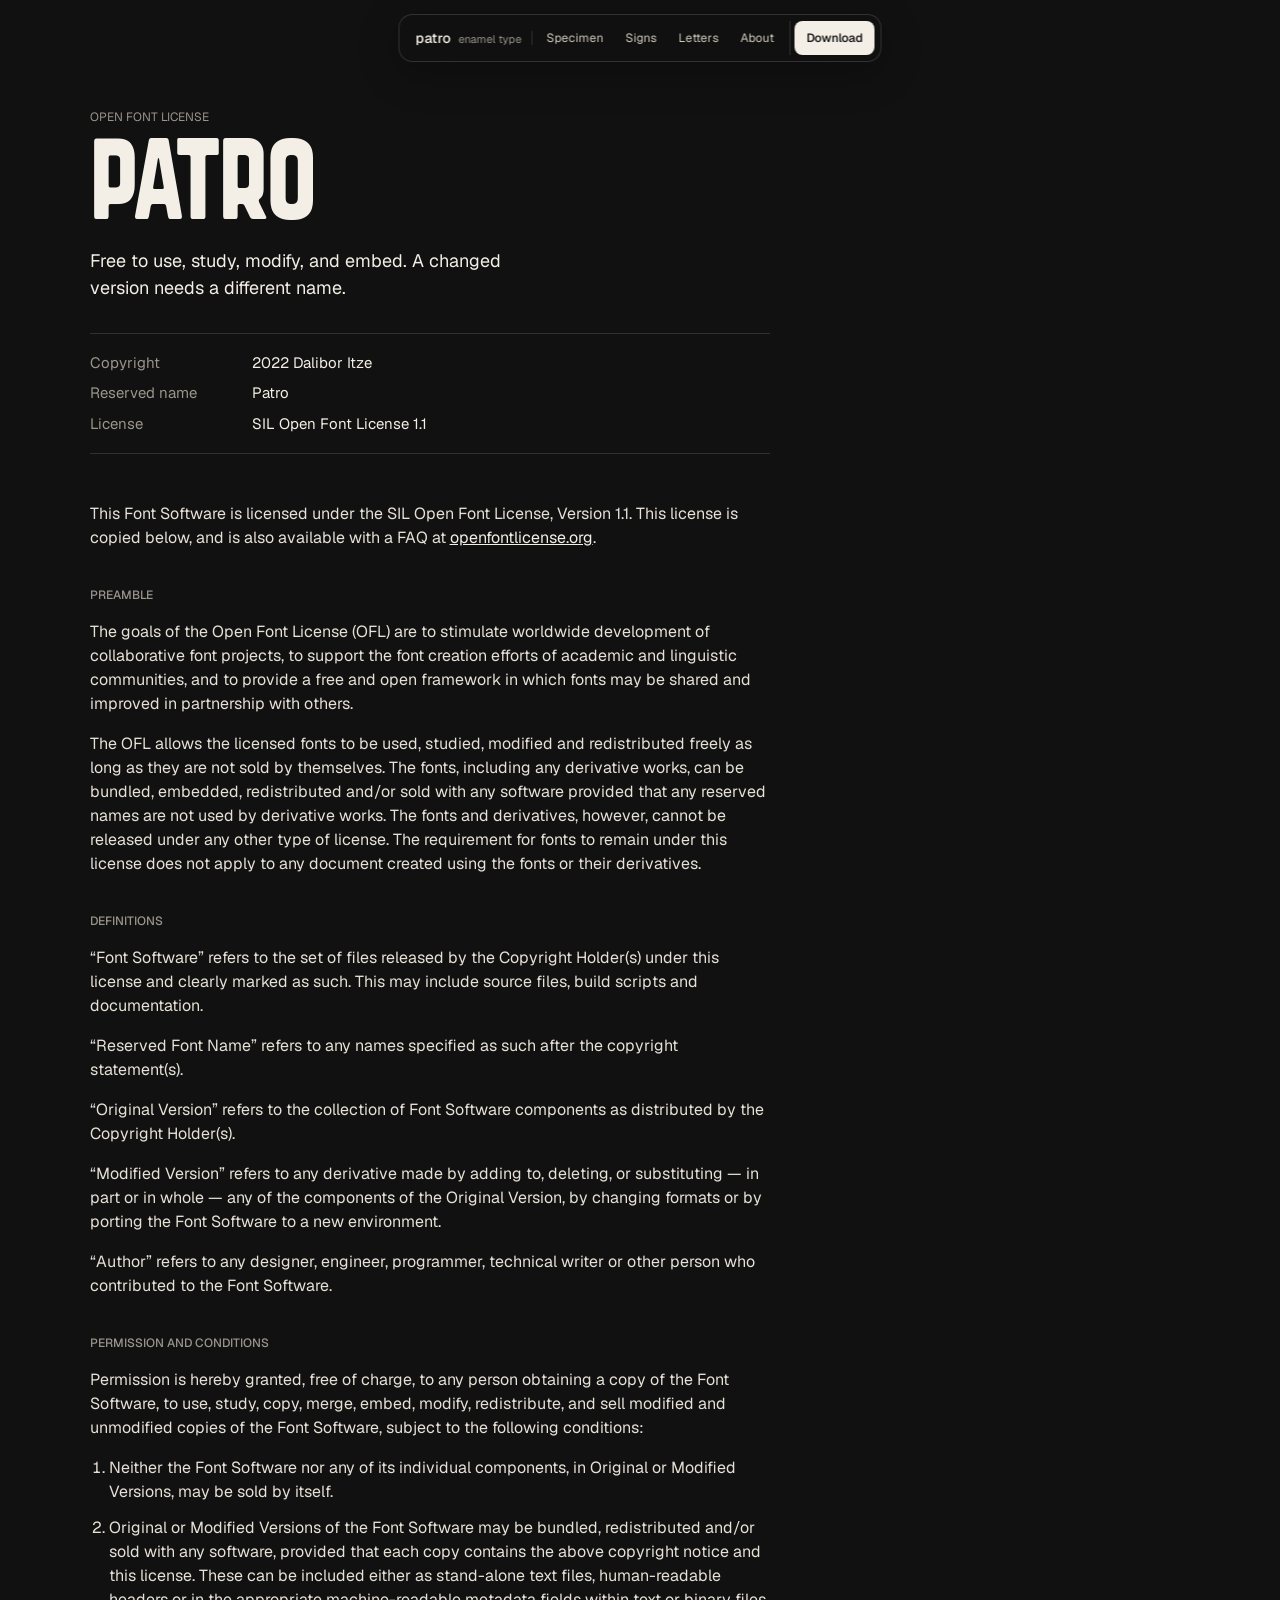
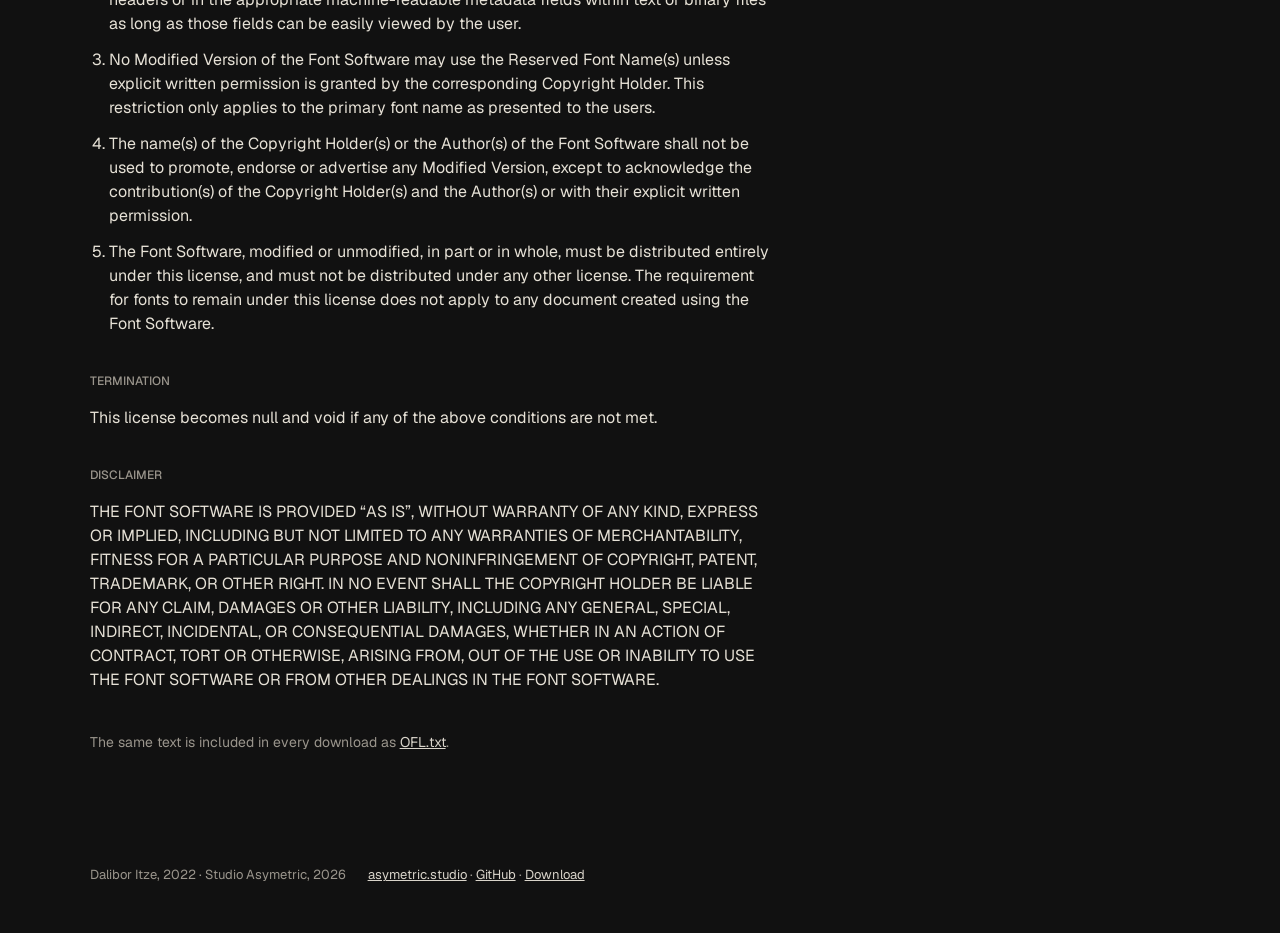
<file: ofl/index.html>
<!DOCTYPE html>
<html lang="en">
<head>
  <meta charset="utf-8">
  <meta name="viewport" content="width=device-width, initial-scale=1">
  <title>Patro typeface license — SIL Open Font License</title>
  <meta name="author" content="Dalibor Itze">
  <meta name="description" content="The Patro typeface is free under the SIL Open Font License 1.1. The name Patro is reserved.">
  <meta name="robots" content="index, follow">
  <link rel="canonical" href="https://patro.asymetric.studio/ofl/">
  <meta property="og:site_name" content="Patro typeface">
  <meta property="og:locale" content="en">
  <meta property="og:title" content="Patro typeface license — SIL Open Font License">
  <meta property="og:description" content="The Patro typeface is free under the SIL Open Font License 1.1. The name Patro is reserved.">
  <meta property="og:image" content="https://patro.asymetric.studio/og.jpg">
  <meta property="og:image:width" content="1200">
  <meta property="og:image:height" content="630">
  <meta property="og:image:alt" content="Patro typeface set as an enamel street sign.">
  <meta property="og:url" content="https://patro.asymetric.studio/ofl/">
  <meta property="og:type" content="website">
  <meta name="twitter:card" content="summary_large_image">
  <meta name="twitter:title" content="Patro typeface license — SIL Open Font License">
  <meta name="twitter:description" content="The Patro typeface is free under the SIL Open Font License 1.1. The name Patro is reserved.">
  <meta name="twitter:image" content="https://patro.asymetric.studio/og.jpg">
  <meta name="theme-color" content="#111111">
  <link rel="icon" href="/favicon-32.png" type="image/png" sizes="32x32">
  <link rel="apple-touch-icon" href="/apple-touch-icon.png">
  <link rel="manifest" href="/site.webmanifest">
  <link rel="preload" href="/fonts/Patro.woff2" as="font" type="font/woff2" crossorigin>
  <link rel="stylesheet" href="/css/lenis.css">
  <link rel="stylesheet" href="/css/site.css?v=2">
  <script type="application/ld+json">
  {
    "@context": "https://schema.org",
    "@graph": [
      {
        "@type": "WebPage",
        "@id": "https://patro.asymetric.studio/ofl/#page",
        "url": "https://patro.asymetric.studio/ofl/",
        "name": "Patro typeface license",
        "description": "The Patro typeface is free under the SIL Open Font License 1.1. The name Patro is reserved.",
        "isPartOf": { "@id": "https://patro.asymetric.studio/#website" },
        "about": { "@id": "https://patro.asymetric.studio/#typeface" },
        "inLanguage": "en"
      },
      {
        "@type": "BreadcrumbList",
        "itemListElement": [
          { "@type": "ListItem", "position": 1, "name": "Patro typeface", "item": "https://patro.asymetric.studio/" },
          { "@type": "ListItem", "position": 2, "name": "License", "item": "https://patro.asymetric.studio/ofl/" }
        ]
      }
    ]
  }
  </script>
</head>
<body>
  <a class="skip" href="#license">Skip to the license</a>

  <header class="nav">
    <a class="brand" href="/">
      <span class="brand-name">patro</span>
      <span class="brand-meta">enamel type</span>
    </a>
    <nav class="nav-links" aria-label="Sections">
      <div class="nav-row">
        <a href="/#specimen">Specimen</a>
        <a href="/#signs">Signs</a>
        <a href="/#letters">Letters</a>
        <a href="/#about">About</a>
      </div>
    </nav>
    <a class="nav-download" href="/#download">Download</a>
  </header>

  <main id="license" class="license">
    <p class="sec-kicker">Open Font License</p>
    <h1 class="license-title">PATRO</h1>
    <p class="license-lead">Free to use, study, modify, and embed. A changed version needs a different name.</p>
    <dl class="license-facts">
      <dt>Copyright</dt>
      <dd>2022 Dalibor Itze</dd>
      <dt>Reserved name</dt>
      <dd>Patro</dd>
      <dt>License</dt>
      <dd>SIL Open Font License 1.1</dd>
    </dl>

    <article class="license-body">
      <p>This Font Software is licensed under the SIL Open Font License, Version 1.1. This license is copied below, and is also available with a FAQ at <a href="https://openfontlicense.org">openfontlicense.org</a>.</p>

      <h2>Preamble</h2>
      <p>The goals of the Open Font License (OFL) are to stimulate worldwide development of collaborative font projects, to support the font creation efforts of academic and linguistic communities, and to provide a free and open framework in which fonts may be shared and improved in partnership with others.</p>
      <p>The OFL allows the licensed fonts to be used, studied, modified and redistributed freely as long as they are not sold by themselves. The fonts, including any derivative works, can be bundled, embedded, redistributed and/or sold with any software provided that any reserved names are not used by derivative works. The fonts and derivatives, however, cannot be released under any other type of license. The requirement for fonts to remain under this license does not apply to any document created using the fonts or their derivatives.</p>

      <h2>Definitions</h2>
      <p>“Font Software” refers to the set of files released by the Copyright Holder(s) under this license and clearly marked as such. This may include source files, build scripts and documentation.</p>
      <p>“Reserved Font Name” refers to any names specified as such after the copyright statement(s).</p>
      <p>“Original Version” refers to the collection of Font Software components as distributed by the Copyright Holder(s).</p>
      <p>“Modified Version” refers to any derivative made by adding to, deleting, or substituting — in part or in whole — any of the components of the Original Version, by changing formats or by porting the Font Software to a new environment.</p>
      <p>“Author” refers to any designer, engineer, programmer, technical writer or other person who contributed to the Font Software.</p>

      <h2>Permission and conditions</h2>
      <p>Permission is hereby granted, free of charge, to any person obtaining a copy of the Font Software, to use, study, copy, merge, embed, modify, redistribute, and sell modified and unmodified copies of the Font Software, subject to the following conditions:</p>
      <ol>
        <li>Neither the Font Software nor any of its individual components, in Original or Modified Versions, may be sold by itself.</li>
        <li>Original or Modified Versions of the Font Software may be bundled, redistributed and/or sold with any software, provided that each copy contains the above copyright notice and this license. These can be included either as stand-alone text files, human-readable headers or in the appropriate machine-readable metadata fields within text or binary files as long as those fields can be easily viewed by the user.</li>
        <li>No Modified Version of the Font Software may use the Reserved Font Name(s) unless explicit written permission is granted by the corresponding Copyright Holder. This restriction only applies to the primary font name as presented to the users.</li>
        <li>The name(s) of the Copyright Holder(s) or the Author(s) of the Font Software shall not be used to promote, endorse or advertise any Modified Version, except to acknowledge the contribution(s) of the Copyright Holder(s) and the Author(s) or with their explicit written permission.</li>
        <li>The Font Software, modified or unmodified, in part or in whole, must be distributed entirely under this license, and must not be distributed under any other license. The requirement for fonts to remain under this license does not apply to any document created using the Font Software.</li>
      </ol>

      <h2>Termination</h2>
      <p>This license becomes null and void if any of the above conditions are not met.</p>

      <h2>Disclaimer</h2>
      <p>THE FONT SOFTWARE IS PROVIDED “AS IS”, WITHOUT WARRANTY OF ANY KIND, EXPRESS OR IMPLIED, INCLUDING BUT NOT LIMITED TO ANY WARRANTIES OF MERCHANTABILITY, FITNESS FOR A PARTICULAR PURPOSE AND NONINFRINGEMENT OF COPYRIGHT, PATENT, TRADEMARK, OR OTHER RIGHT. IN NO EVENT SHALL THE COPYRIGHT HOLDER BE LIABLE FOR ANY CLAIM, DAMAGES OR OTHER LIABILITY, INCLUDING ANY GENERAL, SPECIAL, INDIRECT, INCIDENTAL, OR CONSEQUENTIAL DAMAGES, WHETHER IN AN ACTION OF CONTRACT, TORT OR OTHERWISE, ARISING FROM, OUT OF THE USE OR INABILITY TO USE THE FONT SOFTWARE OR FROM OTHER DEALINGS IN THE FONT SOFTWARE.</p>
    </article>

    <p class="license-foot">The same text is included in every download as <a href="/fonts/OFL.txt">OFL.txt</a>.</p>
  </main>

  <footer class="colophon">
    <p>Dalibor Itze, 2022 · Studio Asymetric, 2026</p>
    <p>
      <a href="https://asymetric.studio">asymetric.studio</a>
      <span aria-hidden="true"> · </span>
      <a href="https://github.com/studio-asymetric/patro">GitHub</a>
      <span aria-hidden="true"> · </span>
      <a href="/#download">Download</a>
    </p>
  </footer>
  <script src="/js/lenis.min.js"></script>
  <script src="/js/page.js"></script>
</body>
</html>
</file>
<file: css/lenis.css>
html.lenis,html.lenis body{height:auto}.lenis:not(.lenis-autoToggle).lenis-stopped{overflow:clip}.lenis [data-lenis-prevent],.lenis [data-lenis-prevent-wheel],.lenis [data-lenis-prevent-touch]{overscroll-behavior:contain}.lenis.lenis-smooth iframe{pointer-events:none}.lenis.lenis-autoToggle{transition-property:overflow;transition-duration:1ms;transition-behavior:allow-discrete}
</file>
<file: css/site.css>
@font-face {
  font-family: "Patro";
  src: url("/fonts/Patro.woff2") format("woff2"),
       url("/fonts/Patro.ttf") format("truetype");
  font-weight: 700;
  font-style: normal;
  font-display: swap;
}

@font-face {
  font-family: Geist;
  src: url("/fonts/Geist-latin.woff2") format("woff2");
  font-weight: 100 900;
  font-style: normal;
  font-display: swap;
  unicode-range: U+0000-00FF, U+0131, U+0152-0153, U+02BB-02BC, U+02C6, U+02DA, U+02DC, U+0304, U+0308, U+0329, U+2000-206F, U+20AC, U+2122, U+2191, U+2193, U+2212, U+2215, U+FEFF, U+FFFD;
}

@font-face {
  font-family: Geist;
  src: url("/fonts/Geist-latin-ext.woff2") format("woff2");
  font-weight: 100 900;
  font-style: normal;
  font-display: swap;
  unicode-range: U+0100-02BA, U+02BD-02C5, U+02C7-02CC, U+02CE-02D7, U+02DD-02FF, U+0304, U+0308, U+0329, U+1D00-1DBF, U+1E00-1E9F, U+1EF2-1EFF, U+2020, U+20A0-20AB, U+20AD-20C0, U+2113, U+2C60-2C7F, U+A720-A7FF;
}

:root {
  --bg: #111111;
  --cream: #f3efe6;
  --muted: #9a958c;
  --line: rgba(243, 239, 230, 0.14);
  --red: #e23b2a;
  --plaster: #e6e0d4;
  --cobalt: #1d4e89;
  --sheet: #e7e1d6;
  --grid-teal: rgba(90, 122, 116, 0.55);
  --dock: rgba(17, 17, 17, 0.9);
  --nav-h: 76px;
  color-scheme: dark;
}

*,
*::before,
*::after { box-sizing: border-box; }

html { scroll-behavior: smooth; }

html.is-loading { overflow: hidden; }

body {
  margin: 0;
  background: var(--bg);
  color: var(--cream);
  font-family: Geist, "Segoe UI", system-ui, sans-serif;
  font-weight: 400;
  font-size: 16px;
  line-height: 1.5;
  text-rendering: optimizeLegibility;
}

::selection {
  background: var(--red);
  color: var(--cream);
}

:focus-visible {
  outline: 2px solid var(--red);
  outline-offset: 3px;
}

button,
input { font: inherit; color: inherit; }

a { color: inherit; }

img { max-width: 100%; height: auto; display: block; }

.live-type,
.alt-sample,
.editor,
.glyph,
.poster,
.get-word {
  font-family: "Patro", sans-serif;
  font-weight: 700;
  font-synthesis: none;
}

body[data-ss01="on"] .live-type {
  font-feature-settings: "ss01" 1;
}

.skip {
  position: absolute;
  left: 12px;
  top: -48px;
  background: var(--cream);
  color: #141413;
  padding: 8px 12px;
  z-index: 40;
}

.skip:focus { top: 10px; }

/* Navigation */

.nav {
  position: fixed;
  top: 14px;
  left: 50%;
  transform: translateX(-50%);
  z-index: 20;
  width: max-content;
  max-width: calc(100% - 20px);
  height: auto;
  display: flex;
  align-items: center;
  gap: 4px;
  padding: 6px;
  border-radius: 14px;
  background: var(--dock);
  color: var(--cream);
  border: 1px solid rgba(255, 255, 255, 0.14);
  box-shadow: 0 10px 40px rgba(0, 0, 0, 0.28);
  backdrop-filter: blur(16px);
  overflow-x: auto;
}

.nav.is-min {
  background: rgba(17, 17, 17, 0.96);
}

.brand {
  display: flex;
  align-items: baseline;
  flex: 0 0 auto;
  padding: 0 10px;
  border-right: 1px solid var(--line);
  text-decoration: none;
  line-height: 1.05;
}

.brand-name {
  font-size: 14px;
  font-weight: 520;
  letter-spacing: 0;
}

.brand-meta {
  display: block;
  min-width: 0;
  max-width: var(--meta, 8rem);
  margin-left: 8px;
  overflow: hidden;
  font-size: 11px;
  color: var(--muted);
  white-space: nowrap;
  opacity: 1;
  transition: max-width 1.15s cubic-bezier(0.22, 0.7, 0.3, 1), margin-left 1.15s cubic-bezier(0.22, 0.7, 0.3, 1), opacity 0.85s ease;
}

.nav.is-min .brand-meta {
  max-width: 0;
  min-width: 0;
  margin-left: 0;
  opacity: 0;
  transition: max-width 0.4s ease, margin-left 0.4s ease, opacity 0.25s ease;
}

.nav-next {
  display: block;
  min-width: 0;
  max-width: var(--next, 18rem);
  margin: 0;
  padding: 8px 10px;
  border-radius: 8px;
  font-size: 12px;
  color: var(--muted);
  white-space: nowrap;
  text-decoration: none;
  overflow: hidden;
  transition: max-width 1.15s cubic-bezier(0.22, 0.7, 0.3, 1), opacity 0.85s ease, padding 1.15s cubic-bezier(0.22, 0.7, 0.3, 1);
}

.nav-next span {
  min-width: 0;
  overflow: hidden;
}

.nav-next:hover { color: white; background: rgba(255, 255, 255, 0.08); }

.nav-links {
  display: block;
  min-width: 0;
  max-width: var(--links, 18rem);
  margin: 0;
  padding-right: 6px;
  border-right: 1px solid var(--line);
  overflow: hidden;
  transition: max-width 1.15s cubic-bezier(0.22, 0.7, 0.3, 1), opacity 0.85s ease, padding 1.15s cubic-bezier(0.22, 0.7, 0.3, 1);
}

.nav-row {
  display: flex;
  gap: 2px;
  min-width: 0;
  overflow: hidden;
}

.nav-links a {
  text-decoration: none;
  border-radius: 8px;
  padding: 8px 10px;
  font-size: 12px;
  color: #cfcabe;
  white-space: nowrap;
  transition: color 0.2s ease, background 0.2s ease;
}

.nav-links a:hover { color: white; background: rgba(255, 255, 255, 0.1); }
.nav-links a.is-on { color: white; background: rgba(255, 255, 255, 0.16); }

.nav-download {
  flex: 0 0 auto;
  text-decoration: none;
  background: var(--cream);
  color: #161616;
  font-size: 12px;
  font-weight: 560;
  padding: 8px 12px;
  border-radius: 8px;
  white-space: nowrap;
  transition: background 0.25s ease, color 0.25s ease;
}

.nav-download:hover { background: var(--red); color: var(--cream); }
.nav-download.is-on { background: white; }

/* Stage */

.stage {
  scroll-margin-top: var(--nav-h);
  --plate: #161616;
  --ink: #f3efe6;
  --grid: rgba(243, 239, 230, 0.16);
  --rim: rgba(243, 239, 230, 0.18);
  --quiet: rgba(243, 239, 230, 0.66);
  position: relative;
  min-height: 100svh;
  display: flex;
  align-items: center;
  justify-content: center;
  padding: 64px 7vw 124px;
  background: var(--plate);
  color: var(--ink);
  box-shadow: inset 0 0 0 1px var(--rim);
  cursor: text;
  overflow: hidden;
  transition: opacity 0.7s ease;
}

html.is-loading .stage { opacity: 0; }

.loader {
  position: fixed;
  inset: 0;
  z-index: 40;
  display: grid;
  place-items: center;
  background: #111111;
  transition: transform 0.85s cubic-bezier(0.77, 0, 0.18, 1);
}

.loader.is-leave { transform: translateY(-100%); }

.loader-plate { text-align: center; }

.loader-word {
  margin: 0;
  font-size: clamp(64px, 12vw, 148px);
  line-height: 0.84;
  letter-spacing: 0.2em;
  animation: loader-track 1.05s cubic-bezier(0.22, 1, 0.36, 1) forwards;
}

.loader-rule {
  display: block;
  width: min(46vw, 320px);
  height: 1px;
  margin: 18px auto 0;
  background: var(--cream);
  transform: scaleX(0);
  transform-origin: center;
  animation: loader-rule 0.7s 0.32s cubic-bezier(0.22, 1, 0.36, 1) forwards;
}

@keyframes loader-track { to { letter-spacing: 0; } }
@keyframes loader-rule { to { transform: scaleX(1); } }

@keyframes nav-drop {
  from { opacity: 0; transform: translateY(-12px); }
  to { opacity: 1; transform: none; }
}

html.is-loading .nav .brand,
html.is-loading .nav-next,
html.is-loading .nav-links a,
html.is-loading .nav-download { opacity: 0; }

html.is-on .nav .brand { animation: nav-drop 0.7s cubic-bezier(0.22, 1, 0.36, 1) both; }
html.is-on .nav-next { animation: nav-drop 0.7s 0.08s cubic-bezier(0.22, 1, 0.36, 1) both; }
html.is-on .nav-row a:nth-child(1) { animation: nav-drop 0.7s 0.12s cubic-bezier(0.22, 1, 0.36, 1) both; }
html.is-on .nav-row a:nth-child(2) { animation: nav-drop 0.7s 0.17s cubic-bezier(0.22, 1, 0.36, 1) both; }
html.is-on .nav-row a:nth-child(3) { animation: nav-drop 0.7s 0.22s cubic-bezier(0.22, 1, 0.36, 1) both; }
html.is-on .nav-row a:nth-child(4) { animation: nav-drop 0.7s 0.27s cubic-bezier(0.22, 1, 0.36, 1) both; }
html.is-on .nav-download { animation: nav-drop 0.7s 0.32s cubic-bezier(0.22, 1, 0.36, 1) both; }

.reveal {
  opacity: 0;
  transform: translateY(28px);
  transition:
    opacity 0.8s ease,
    transform 0.9s cubic-bezier(0.22, 1, 0.36, 1);
}

.reveal.is-in {
  opacity: 1;
  transform: none;
}

.stage[data-ink="rouge"] {
  --plate: #e6e0d4;
  --ink: #e23b2a;
  --grid: rgba(20, 20, 19, 0.12);
  --rim: rgba(20, 20, 19, 0.18);
  --quiet: #7a241c;
}

.stage[data-ink="brick"] {
  --plate: #e23b2a;
  --ink: #141413;
  --grid: rgba(20, 20, 19, 0.16);
  --rim: rgba(20, 20, 19, 0.28);
  --quiet: rgba(20, 20, 19, 0.72);
}

.stage[data-ink="cislo"] {
  --plate: #f4f0e6;
  --ink: #1d4e89;
  --grid: rgba(29, 78, 137, 0.18);
  --rim: rgba(29, 78, 137, 0.28);
  --quiet: #163e6e;
}

.stage[data-ink="paper"] {
  --plate: #efeae1;
  --ink: #171715;
  --grid: rgba(90, 122, 116, 0.55);
  --rim: rgba(20, 20, 19, 0.16);
  --quiet: rgba(20, 20, 19, 0.62);
}

.stage::before {
  content: "";
  position: absolute;
  inset: 0;
  background-image:
    linear-gradient(var(--grid) 1px, transparent 1px),
    linear-gradient(90deg, var(--grid) 1px, transparent 1px);
  background-size: 72px 72px;
  mask-image: radial-gradient(ellipse at center, #000 42%, transparent 80%);
  pointer-events: none;
}

.plate-name {
  position: absolute;
  top: 78px;
  right: 22px;
  margin: 0;
  z-index: 2;
  font-size: 12px;
  font-weight: 500;
  letter-spacing: 0;
  text-transform: uppercase;
  color: var(--quiet);
  pointer-events: none;
}

.hint {
  position: absolute;
  top: 76px;
  left: 46px;
  margin: 0;
  z-index: 2;
  font-size: 13px;
  color: var(--cream);
  background: rgba(17, 17, 17, 0.78);
  border-radius: 6px;
  padding: 4px 8px;
  pointer-events: none;
}

.hint.is-gone { display: none; }

.editor {
  position: relative;
  z-index: 2;
  margin: 0;
  max-width: 100%;
  text-align: center;
  white-space: pre;
  font-size: clamp(48px, 10vw, 140px);
  line-height: var(--lead, 0.9);
  letter-spacing: var(--track, 0em);
  caret-color: var(--red);
  outline: none;
}

.stage[data-ink="brick"] .editor,
.stage[data-ink="paper"] .editor { caret-color: var(--ink); }

.editor:focus-visible {
  outline: none;
}

html.plate-locked .stage { cursor: default; }
html.plate-locked .hint { display: none; }

.screw {
  position: absolute;
  z-index: 2;
  width: 12px;
  height: 12px;
  border-radius: 50%;
  background:
    radial-gradient(circle at 35% 32%, #f4f0e6, #8a857c 42%, #2c2b28 74%);
  box-shadow: inset 0 0 0 1px rgba(0, 0, 0, 0.45), 0 1px 1px rgba(0, 0, 0, 0.35);
  pointer-events: none;
}

.screw::after {
  content: "";
  position: absolute;
  left: 2px;
  right: 2px;
  top: 50%;
  height: 1.5px;
  background: rgba(20, 20, 19, 0.72);
  transform: translateY(-50%) rotate(-28deg);
}

.s1 { top: 22px; left: 22px; }
.s2 { top: 22px; right: 22px; }
.s3 { bottom: 22px; left: 22px; }
.s4 { bottom: 22px; right: 22px; }

.dock {
  position: absolute;
  z-index: 3;
  left: 50%;
  bottom: 18px;
  transform: translateX(-50%);
  width: max-content;
  max-width: calc(100% - 20px);
  display: flex;
  align-items: center;
  gap: 4px;
  padding: 6px;
  border-radius: 14px;
  background: var(--dock);
  color: var(--cream);
  border: 1px solid rgba(255, 255, 255, 0.14);
  box-shadow: 0 10px 40px rgba(0, 0, 0, 0.28);
  overflow-x: auto;
  cursor: default;
}

.inks {
  display: flex;
  gap: 2px;
  padding-right: 6px;
  border-right: 1px solid var(--line);
}

.ink {
  width: 28px;
  height: 28px;
  border: 0;
  border-radius: 8px;
  background: transparent;
  cursor: pointer;
  position: relative;
}

.ink::before {
  content: "";
  position: absolute;
  inset: 7px;
  border-radius: 50%;
  box-shadow: inset 0 0 0 1px rgba(255, 255, 255, 0.28);
}

.ink[data-ink="noir"]::before { background: #161616; box-shadow: inset 0 0 0 1px #f3efe6; }
.ink[data-ink="rouge"]::before { background: #e6e0d4; box-shadow: inset 0 0 0 3px #e23b2a; }
.ink[data-ink="brick"]::before { background: #e23b2a; box-shadow: inset 0 0 0 1px #141413; }
.ink[data-ink="cislo"]::before { background: #1d4e89; }
.ink[data-ink="paper"]::before { background: #efeae1; box-shadow: inset 0 0 0 1px #171715; }

.ink[aria-checked="true"] { background: rgba(255, 255, 255, 0.1); }

.slider {
  display: flex;
  flex-direction: column;
  gap: 2px;
  padding: 2px 8px 4px;
  font-size: 11px;
  color: #c8c3b8;
  min-width: 108px;
}

.slider output { color: white; font-variant-numeric: tabular-nums; }

input[type="range"] {
  -webkit-appearance: none;
  appearance: none;
  width: 100%;
  height: 2px;
  margin: 6px 0 0;
  background: rgba(255, 255, 255, 0.32);
  border-radius: 99px;
}

input[type="range"]::-webkit-slider-thumb {
  -webkit-appearance: none;
  width: 12px;
  height: 12px;
  border-radius: 50%;
  background: var(--cream);
  border: 0;
  cursor: pointer;
}

input[type="range"]::-moz-range-thumb {
  width: 12px;
  height: 12px;
  border: 0;
  border-radius: 50%;
  background: var(--cream);
  cursor: pointer;
}

.dock-toggle {
  border: 0;
  background: transparent;
  border-radius: 8px;
  padding: 8px 10px;
  font-size: 12px;
  white-space: nowrap;
  cursor: pointer;
}

.dock-toggle[aria-pressed="true"] {
  background: var(--cream);
  color: #161616;
}

.missing {
  margin: 0;
  padding: 0 8px;
  font-size: 12px;
  color: #ffb4a8;
  white-space: nowrap;
}

/* Sections */

.block { padding: 72px 0 24px; }

.sec-head {
  padding: 0 7vw 18px;
  display: grid;
  gap: 8px;
  max-width: 760px;
}

.sec-kicker {
  margin: 0;
  font-size: 12px;
  letter-spacing: 0;
  text-transform: uppercase;
  color: var(--muted);
}

.sec-lead {
  margin: 0;
  color: #d9d4ca;
  font-size: 17px;
  max-width: 46ch;
}

.rail {
  overflow: hidden;
  padding: 8px 0 28px;
  cursor: grab;
  touch-action: pan-y;
  user-select: none;
}

.rail.is-dragging { cursor: grabbing; }

.rail-track {
  display: flex;
  gap: 14px;
  width: max-content;
}

.mini {
  position: relative;
  flex: 0 0 auto;
  width: min(420px, 78vw);
  height: 230px;
  border-radius: 2px;
  padding: 22px;
  display: flex;
  align-items: center;
  justify-content: center;
  text-align: center;
  box-shadow: inset 0 0 0 1px rgba(255, 255, 255, 0.12);
}

.mini-text {
  font-family: "Patro", sans-serif;
  font-weight: 700;
  font-synthesis: none;
  line-height: 0.88;
  letter-spacing: 0;
  white-space: pre;
  text-align: center;
  width: 100%;
}

.mini-cap {
  position: absolute;
  left: 16px;
  right: 16px;
  bottom: 14px;
  font-family: Geist, "Segoe UI", sans-serif;
  font-size: 12px;
  font-weight: 450;
  letter-spacing: 0;
  text-align: center;
}

.mini-add {
  position: absolute;
  left: 50%;
  bottom: 12px;
  transform: translateX(-50%);
  opacity: 0;
  pointer-events: none;
  border: 0;
  border-radius: 8px;
  background: #111111;
  color: #f3efe6;
  font-family: Geist, "Segoe UI", system-ui, sans-serif;
  font-size: 13px;
  font-weight: 500;
  letter-spacing: 0;
  padding: 8px 12px;
  cursor: pointer;
  white-space: nowrap;
}

.mini:hover .mini-add,
.mini:focus-within .mini-add {
  opacity: 1;
  pointer-events: auto;
}

.mini:hover .mini-cap,
.mini:focus-within .mini-cap {
  opacity: 0;
}

.mini[data-ink="noir"] .mini-cap { color: rgba(243, 239, 230, 0.78); }
.mini[data-ink="rouge"] .mini-cap { color: #7a241c; }
.mini[data-ink="brick"] .mini-cap { color: rgba(20, 20, 19, 0.78); }
.mini[data-ink="cislo"] .mini-cap { color: #163e6e; }
.mini[data-ink="paper"] .mini-cap { color: rgba(20, 20, 19, 0.7); }

.mini[data-ink="noir"] { background: #161616; color: #f3efe6; }
.mini[data-ink="rouge"] { background: #e6e0d4; color: #e23b2a; }
.mini[data-ink="brick"] { background: #e23b2a; color: #141413; }
.mini[data-ink="cislo"] { background: #f4f0e6; color: #1d4e89; }
.mini[data-ink="paper"] { background: #efeae1; color: #171715; box-shadow: inset 0 0 0 1px rgba(20, 20, 19, 0.12); }

.studies {
  display: grid;
  grid-template-columns: 1.35fr 1fr;
  gap: 12px;
  padding: 12px 7vw 20px;
}

.drawing {
  --h: 0.12;
  --drift: 0px;
}

.drawing-frame {
  padding: 8px 4vw 36px;
}

.drawing-svg {
  display: block;
  width: 100%;
  height: auto;
  overflow: visible;
  transform: translate3d(0, var(--drift), 0);
}

.draw-letter {
  fill: var(--cream);
  stroke: var(--muted);
  stroke-width: 8;
  stroke-linejoin: round;
  stroke-linecap: round;
}

.draw-handle {
  transform-box: fill-box;
  transform-origin: var(--ox) var(--oy);
  transform: scale(var(--h));
}

.draw-handle line {
  stroke: #d9d4ca;
  stroke-width: 4.5;
  fill: none;
}

.draw-handle circle {
  fill: var(--bg);
  stroke: #d9d4ca;
  stroke-width: 4.5;
}

.draw-node {
  fill: var(--bg);
  stroke: var(--cream);
  stroke-width: 4.5;
}

.study { margin: 0; overflow: hidden; }

.study img { transition: transform 0.8s cubic-bezier(0.22, 1, 0.36, 1); }
.study:hover img { transform: scale(1.03); }

.study figcaption {
  margin-top: 8px;
  font-size: 13px;
  color: var(--muted);
}

/* Letters */

.letters-top {
  display: grid;
  grid-template-columns: 1.35fr 0.75fr;
  gap: 12px;
  padding: 0 7vw;
}

.sheet {
  background: var(--sheet);
  color: #171715;
  padding: 22px 22px 28px;
}

.sheet-head,
.sheet-label {
  display: flex;
  justify-content: space-between;
  font-size: 12px;
  letter-spacing: 0;
  text-transform: uppercase;
  color: #5e675f;
}

.sheet-head { margin-bottom: 8px; }
.sheet-label { margin: 18px 0 4px; }

.sheet-note {
  margin: 12px 0 0;
  max-width: 46ch;
  font-size: 13px;
  line-height: 1.45;
  color: #3e463f;
  text-transform: none;
  letter-spacing: 0;
}

.glyphs {
  display: grid;
  grid-template-columns: repeat(auto-fill, minmax(44px, 1fr));
}

.glyph {
  aspect-ratio: 0.82;
  border: 0;
  border-bottom: 1px solid var(--grid-teal);
  background: transparent;
  color: inherit;
  font-size: 26px;
  line-height: 1;
  cursor: pointer;
  padding: 0;
}

.glyph:hover,
.glyph[aria-pressed="true"] {
  background: #161616;
  color: var(--cream);
}

.posters {
  display: grid;
  gap: 12px;
}

.poster {
  border: 0;
  background: #161616;
  color: var(--cream);
  min-height: 240px;
  font-size: clamp(96px, 12vw, 168px);
  line-height: 0.8;
  letter-spacing: 0;
  cursor: pointer;
  box-shadow: inset 0 0 0 1px rgba(255, 255, 255, 0.08);
  padding: 24px 8px 8px;
}

.poster:hover { color: white; }

.poster-sz { font-size: clamp(120px, 16vw, 220px); }

.inspector {
  margin: 12px 7vw 0;
  display: flex;
  align-items: center;
  gap: 28px;
  padding: 28px 8px 28px 22px;
  background: #161616;
  border: 1px solid var(--line);
}

.inspector-char {
  font-size: clamp(72px, 10vw, 120px);
  line-height: 0.85;
  min-width: 1.2em;
  text-align: center;
}

.inspector-copy p {
  margin: 0;
  color: var(--muted);
  font-size: 14px;
}

#inspectorCode { color: var(--cream); }

.inspector button,
#copyCss {
  margin-top: 8px;
  border: 1px solid var(--line);
  background: transparent;
  color: var(--cream);
  border-radius: 8px;
  padding: 7px 10px;
  cursor: pointer;
  font-size: 13px;
}

.inspector button:hover,
#copyCss:hover { border-color: var(--cream); }

.waterfall {
  margin: 28px 7vw 0;
  border-top: 1px solid var(--line);
}

.waterfall p {
  margin: 0;
  padding: 0.16em 0 0.08em;
  border-bottom: 1px solid var(--line);
  line-height: 1.15;
  letter-spacing: 0;
  overflow: hidden;
  white-space: nowrap;
}

.places {
  display: grid;
  grid-template-columns: repeat(3, 1fr);
  gap: 18px;
  margin: 22px 7vw 0;
  border-top: 1px solid var(--line);
}

.place {
  border: 0;
  border-bottom: 1px solid var(--line);
  background: transparent;
  color: var(--cream);
  text-align: left;
  padding: 16px 0 14px;
  font-size: clamp(28px, 4vw, 52px);
  line-height: 0.9;
  letter-spacing: 0;
  cursor: pointer;
}

.place:hover { color: white; }

/* About */

.about-grid {
  display: grid;
  grid-template-columns: 1.15fr 0.85fr;
  gap: 48px;
  padding: 0 7vw;
  align-items: start;
}

.about-display {
  margin: 0 0 18px;
  font-size: clamp(42px, 5vw, 68px);
  line-height: 0.9;
  letter-spacing: 0;
  font-weight: 700;
}

.essay p {
  margin: 0 0 14px;
  max-width: 62ch;
  color: #ddd8ce;
  font-size: 16.5px;
}

.specs { margin: 6px 0 0; }

.specs div {
  display: grid;
  grid-template-columns: 132px 1fr;
  gap: 12px;
  padding: 9px 0;
  border-top: 1px solid var(--line);
  font-size: 14px;
}

.specs dt { color: var(--muted); }
.specs dd { margin: 0; }
.specs a { color: var(--cream); }

.alts {
  margin: 28px 7vw 0;
  display: grid;
  grid-template-columns: 1fr 1fr;
  background: var(--sheet);
  color: #171715;
}

.alts figure {
  margin: 0;
  padding: 18px 22px 10px;
}

.alts figure + figure { border-left: 1px solid rgba(20, 20, 19, 0.12); }

.alts figcaption {
  font-size: 12px;
  letter-spacing: 0;
  text-transform: uppercase;
  color: #5e675f;
}

.alt-sample {
  margin: 8px 0 0;
  font-size: clamp(48px, 6vw, 84px);
  line-height: 1;
  letter-spacing: 0;
}

.alt-ss01 { font-feature-settings: "ss01" 1; }

/* Download */

.get {
  margin: 56px 7vw 28px;
  display: grid;
  grid-template-columns: 0.82fr 1.18fr;
  min-height: 520px;
  border: 1px solid var(--line);
}

.get-plate {
  background: #e64e3c;
  color: #141413;
  padding: 22px 22px 26px;
  display: flex;
  flex-direction: column;
  justify-content: space-between;
  min-height: 420px;
}

.get-kicker {
  margin: 0;
  font-size: 12px;
  letter-spacing: 0;
  text-transform: uppercase;
}

.get-word {
  margin: 0;
  font-size: clamp(72px, 9vw, 132px);
  line-height: 0.8;
  letter-spacing: 0;
}

.get-note {
  margin: 0;
  max-width: 28ch;
  font-size: 15px;
}

.get-files {
  padding: 8px 28px 28px;
  display: flex;
  flex-direction: column;
  justify-content: center;
}

.file {
  display: grid;
  grid-template-columns: minmax(120px, 0.7fr) 1.4fr auto;
  gap: 16px;
  align-items: center;
  padding: 18px 0;
  border-bottom: 1px solid var(--line);
  text-decoration: none;
}

.file-name { font-weight: 560; }

.file-meta {
  color: var(--muted);
  font-size: 14px;
  white-space: nowrap;
}

.file-go {
  border: 1px solid var(--line);
  border-radius: 8px;
  padding: 7px 12px;
  font-size: 13px;
}

.file:hover .file-name { color: #ffb1a4; }
.file:hover .file-go {
  background: var(--cream);
  color: #161616;
  border-color: var(--cream);
}

.snippet { margin-top: 22px; }

.snippet-bar {
  display: flex;
  justify-content: space-between;
  align-items: center;
  color: var(--muted);
  font-size: 13px;
}

.snippet pre {
  margin: 10px 0 0;
  padding: 14px 16px;
  background: #0c0c0c;
  border: 1px solid var(--line);
  overflow-x: auto;
  font-family: ui-monospace, "Cascadia Code", Consolas, monospace;
  font-size: 13px;
  line-height: 1.55;
  color: #e6e1d6;
}

.colophon {
  padding: 10px 7vw 48px;
  display: flex;
  flex-wrap: wrap;
  gap: 8px 22px;
  color: var(--muted);
  font-size: 13px;
}

.colophon p { margin: 0; }
.colophon a { color: #d9d4ca; }
.colophon-quiet { width: 100%; }

.license {
  padding: 108px 7vw 88px;
  max-width: 860px;
}

.license-title {
  margin: 10px 0 18px;
  font-family: "Patro", sans-serif;
  font-weight: 700;
  font-synthesis: none;
  font-size: clamp(64px, 9vw, 120px);
  line-height: 0.82;
  letter-spacing: 0;
}

.license-lead {
  margin: 0;
  max-width: 38ch;
  font-size: 18px;
  line-height: 1.45;
}

.license-facts {
  display: grid;
  grid-template-columns: 9rem 1fr;
  gap: 8px 18px;
  margin: 32px 0 48px;
  padding: 18px 0;
  border-top: 1px solid var(--line);
  border-bottom: 1px solid var(--line);
  font-size: 15px;
}

.license-facts dt {
  margin: 0;
  color: var(--muted);
}

.license-facts dd { margin: 0; }

.license-body h2 {
  margin: 36px 0 10px;
  font-size: 12px;
  font-weight: 500;
  letter-spacing: 0;
  text-transform: uppercase;
  color: var(--muted);
}

.license-body p,
.license-body li {
  max-width: 62ch;
  color: #e6e1d6;
}

.license-body ol {
  margin: 0;
  padding-left: 1.2em;
}

.license-body li { margin: 0 0 12px; }

.license-body a { color: var(--cream); }

.license-foot {
  margin-top: 40px;
  color: var(--muted);
  font-size: 14px;
}

.license-foot a { color: #d9d4ca; }

.year { scroll-margin-top: calc(var(--nav-h) + 12px); }

.year-title {
  margin: 0;
  max-width: 20ch;
  font-size: clamp(32px, 4.4vw, 56px);
  font-weight: 520;
  line-height: 1.05;
  letter-spacing: 0;
}

.year-list {
  list-style: none;
  margin: 8px 0 0;
  padding: 0 7vw 56px;
  display: grid;
  grid-template-columns: 1fr 1fr;
  column-gap: 48px;
}

.year-list li {
  display: grid;
  grid-template-columns: 7.2rem 1fr;
  gap: 8px 18px;
  align-items: baseline;
  margin: 0;
  padding: 18px 0 16px;
  border-top: 1px solid var(--line);
}

.year-date {
  font-size: clamp(32px, 3.4vw, 48px);
  line-height: 0.85;
  letter-spacing: 0;
  color: var(--cream);
}

.year-copy {
  display: flex;
  flex-direction: column;
  gap: 2px;
  min-width: 0;
}

.year-when {
  font-size: 12px;
  text-transform: uppercase;
  color: var(--muted);
}

.year-name {
  font-size: 17px;
  line-height: 1.3;
  color: #d9d4ca;
}

.year-list .is-past .year-date,
.year-list .is-past .year-name { color: var(--muted); }

.year-list .is-next .year-when,
.year-list .is-today .year-when { color: var(--red); }

.year-list .is-next .year-date,
.year-list .is-today .year-date { color: var(--cream); }

@media (max-width: 900px) {
  .letters-top,
  .about-grid,
  .get,
  .studies,
  .alts,
  .places,
  .year-list { grid-template-columns: 1fr; }

  .alts figure + figure { border-left: 0; border-top: 1px solid rgba(20, 20, 19, 0.12); }

  .get-files { padding: 8px 18px 22px; }

  .file { grid-template-columns: 1fr auto; }
  .file-meta { grid-column: 1 / -1; margin-top: -8px; white-space: normal; }
}

@media (max-width: 760px) {
  .nav,
  .nav.is-min {
    top: 10px;
    max-width: calc(100% - 16px);
    height: auto;
    flex-wrap: nowrap;
    padding: 6px;
    gap: 2px;
  }

  .nav.is-min .nav-links,
  .nav.is-min .nav-next {
    max-width: 0;
    min-width: 0;
    opacity: 0;
    padding-right: 0;
    padding-left: 0;
    border: 0;
    pointer-events: none;
    transition: max-width 0.4s ease, opacity 0.25s ease, padding 0.4s ease;
  }

  .stage {
    min-height: 100svh;
    padding: 56px 16px 118px;
  }

  .s3, .s4 { bottom: 118px; }

  .dock {
    width: calc(100% - 16px);
    flex-wrap: wrap;
    justify-content: center;
    row-gap: 2px;
  }

  .inks { border-right: 0; }

  .hint { left: 16px; }
  .plate-name { right: 16px; top: 72px; }
  .hint { top: 70px; }

  .sec-head,
  .studies,
  .letters-top,
  .inspector,
  .waterfall,
  .places,
  .year-list,
  .about-grid,
  .alts,
  .colophon { padding-left: 16px; padding-right: 16px; }

  .places { margin-left: 0; margin-right: 0; }

  .get { margin-left: 16px; margin-right: 16px; }

  .inspector { flex-direction: column; align-items: flex-start; gap: 4px; }
}

@media (prefers-reduced-motion: reduce) {
  html { scroll-behavior: auto; }
  .mini { transition: none; }
  .mini:hover { transform: none; }
  .drawing { --h: 1; --drift: 0px; }
  .drawing-svg { transform: none; }
  .loader { display: none; }
  .loader-word,
  .loader-rule { animation: none; letter-spacing: 0; transform: none; }
  .reveal,
  html.is-loading .stage { opacity: 1; transform: none; transition: none; }
  html.is-loading .nav .brand,
  html.is-loading .nav-next,
  html.is-loading .nav-links a,
  html.is-loading .nav-download { opacity: 1; transform: none; }
  .nav,
  .brand,
  .brand-name,
  .brand-meta,
  .nav-next,
  .nav-download,
  .nav-links,
  .nav-links a,
  .study img { transition: none; animation: none; }
}

@media (scripting: none) {
  .loader { display: none; }
  .reveal { opacity: 1; transform: none; }
}
</file>
